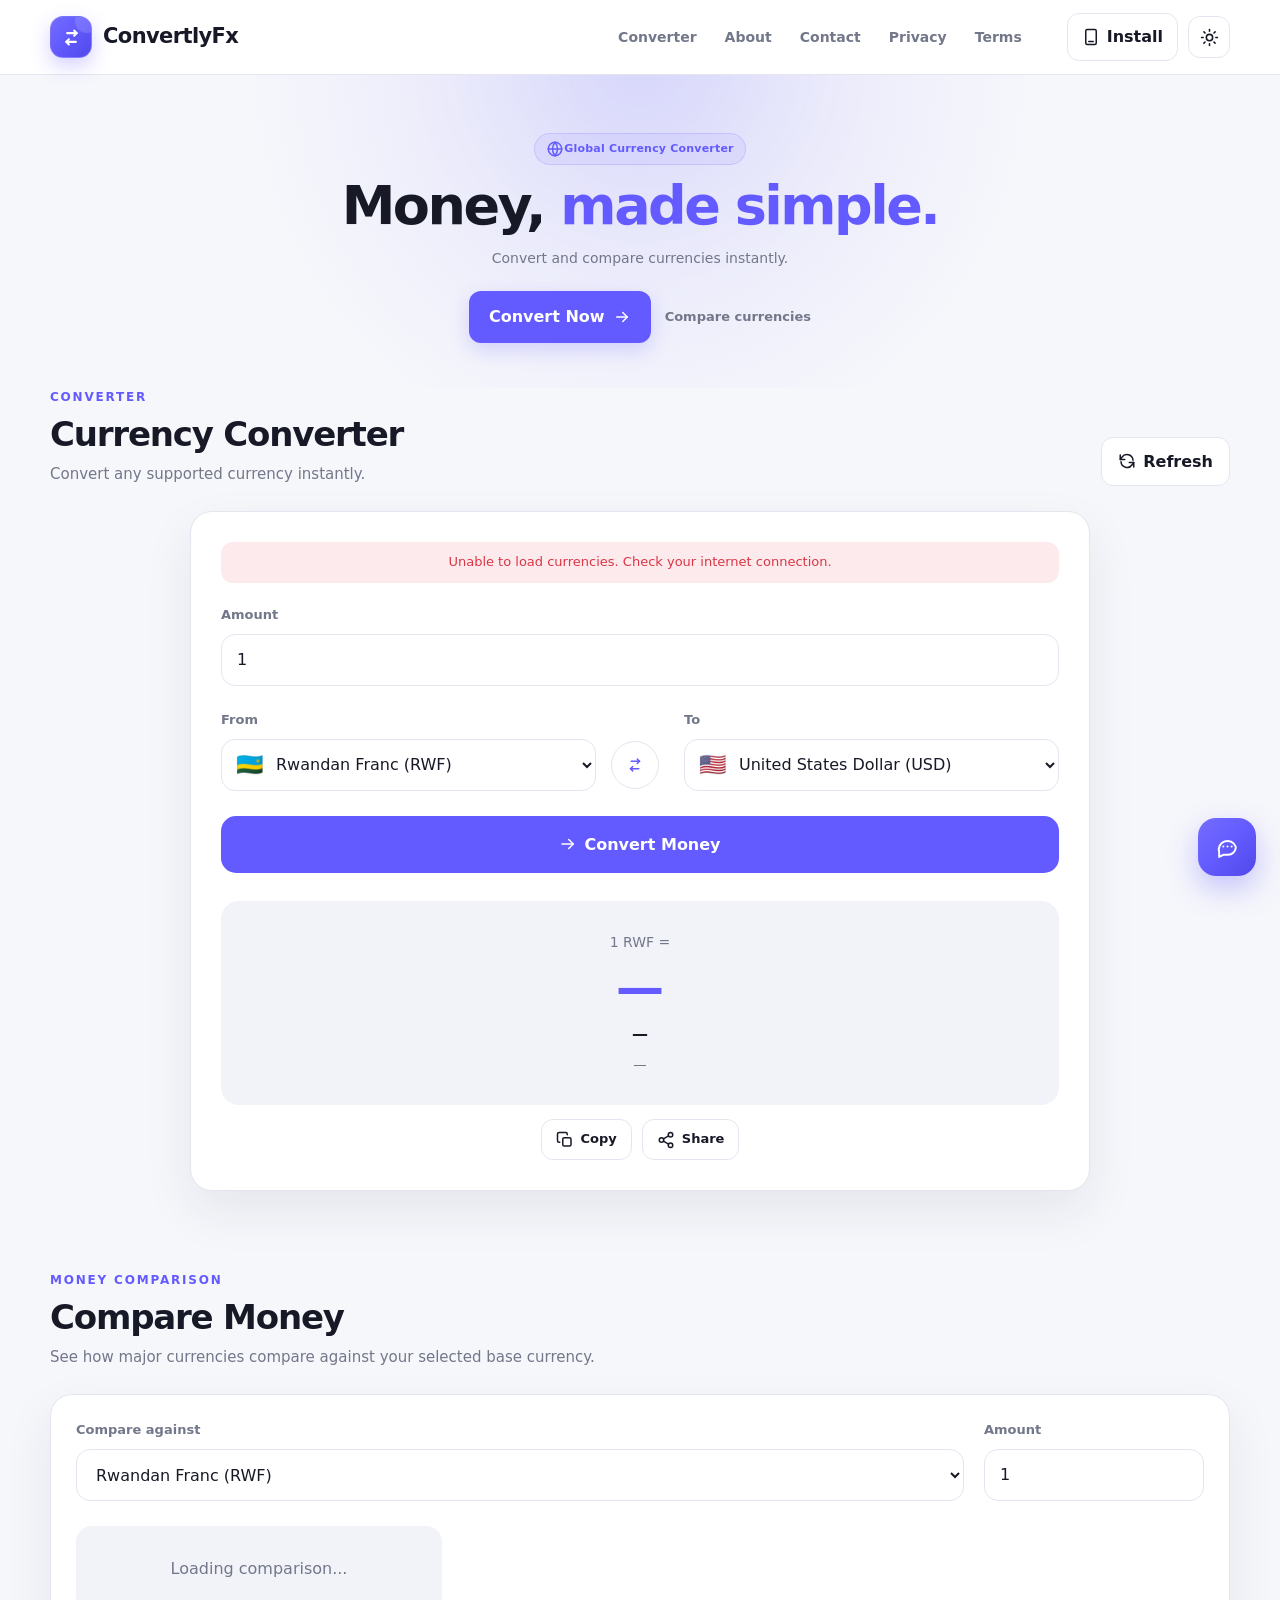
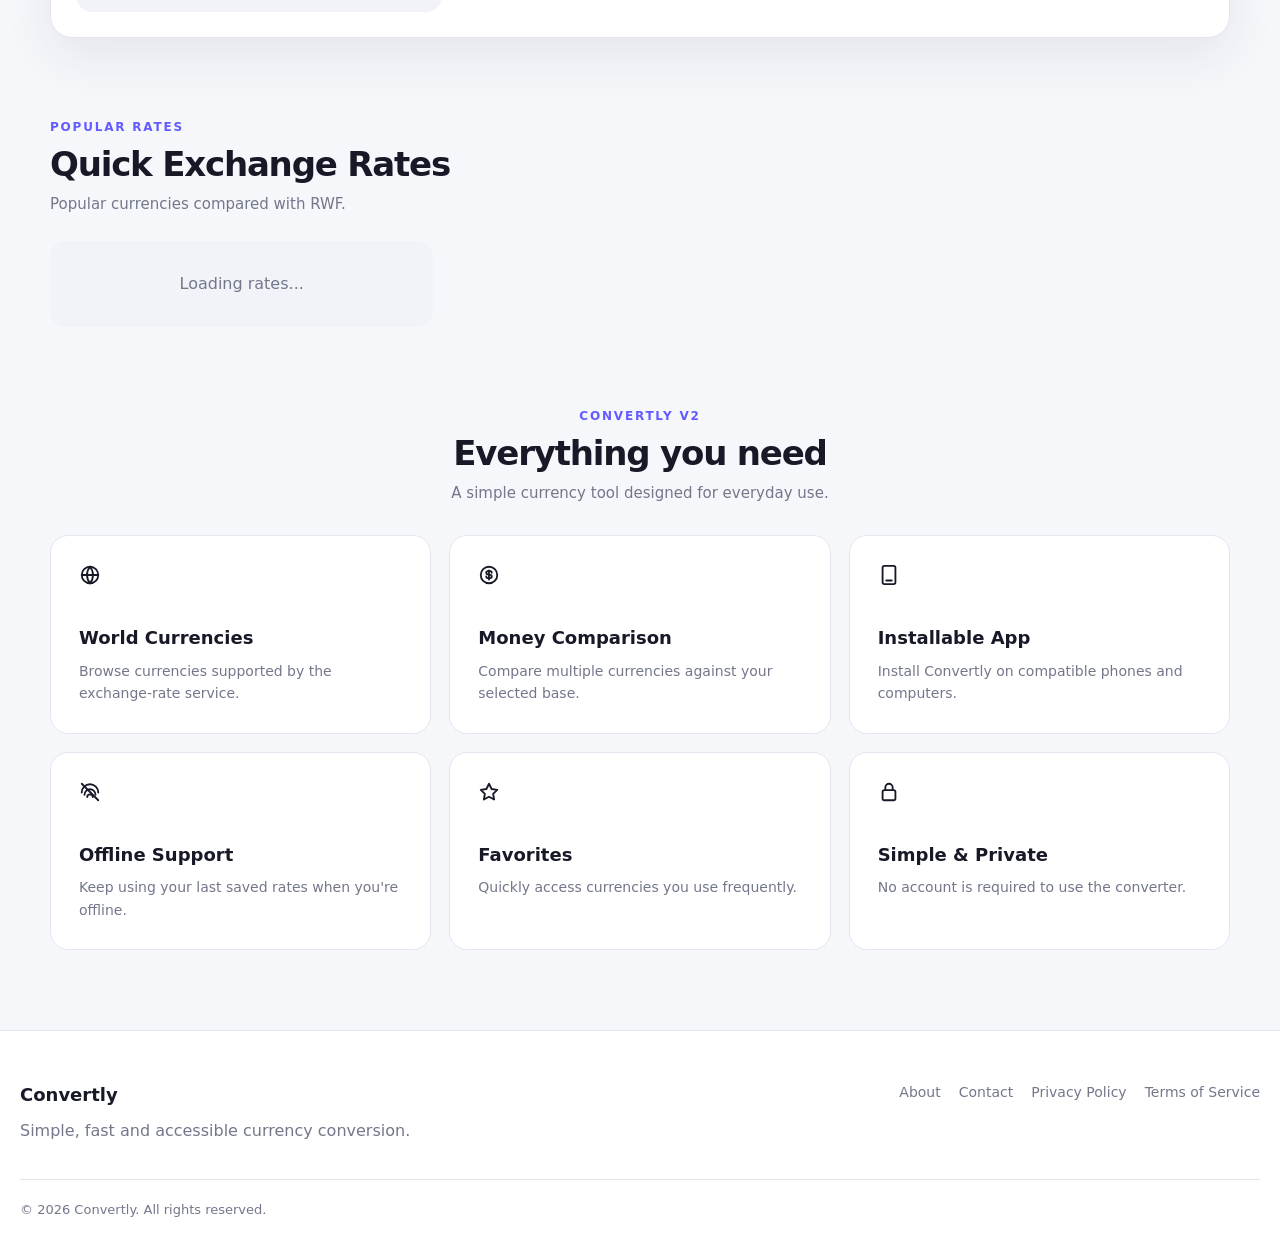
<file: index.html>
<!DOCTYPE html>
<html lang="en">
<head>
    <script src="https://quge5.com/88/tag.min.js" data-zone="308010" async data-cfasync="false"></script>
    <script>(function(s){s.dataset.zone='12226354',s.src='https://al5sm.com/tag.min.js'})([document.documentElement, document.body].filter(Boolean).pop().appendChild(document.createElement('script')))</script>
    <meta name="monetag" content="4eea0f47628c0bf429cc5f5b8ec74013">
    <meta charset="UTF-8">
    <meta
        name="viewport"
        content="width=device-width, initial-scale=1.0"
    >

    <title>Convertly Fx Currency Converter</title>

    <meta
        name="description"
        content="Convert currencies, compare money values and use Convertly offline."
    >

    <meta name="theme-color" content="#635bff">

    <link rel="manifest" href="manifest.json">
    <link rel="stylesheet" href="style.css">
    <link rel="icon" type="image/svg+xml" href="logo.svg">
<link rel="apple-touch-icon" href="logo.svg">
    
<!-- Google tag (gtag.js) -->
<script async src="https://www.googletagmanager.com/gtag/js?id=G-N41B40BS9C"></script>
<script>
  window.dataLayer = window.dataLayer || [];
  function gtag(){dataLayer.push(arguments);}
  gtag('js', new Date());

  gtag('config', 'G-N41B40BS9C');
</script>
<script async src="https://pagead2.googlesyndication.com/pagead/js/adsbygoogle.js?client=ca-pub-4529909301575902"
     crossorigin="anonymous"></script>
</head>

<body>

    <!-- =========================================================
         HEADER
    ========================================================== -->

    <header class="navbar">

        <div class="nav-container">

            <a href="#" class="brand">

                <span class="brand-icon">

                    <!-- Exchange Icon -->
                    <svg
                        class="icon"
                        viewBox="0 0 24 24"
                        aria-hidden="true"
                    >
                        <path d="M7 7h11l-3-3"></path>
                        <path d="M18 7l-3 3"></path>
                        <path d="M17 17H6l3 3"></path>
                        <path d="M6 17l3-3"></path>
                    </svg>

                </span>

                <span>ConvertlyFx</span>

            </a>


            <nav class="nav-links" aria-label="Main navigation">

                <nav class="nav-links" aria-label="Main navigation">
    <a href="index.html">Converter</a>
    <a href="about.html">About</a>
    <a href="contact.html">Contact</a>
    <a href="privacy.html">Privacy</a>
    <a href="terms.html">Terms</a>
</nav>

            </nav>


            <div class="nav-actions">

                <!-- Install -->

                <button
    id="installButton"
    class="install-btn"
    hidden
    type="button"
    aria-label="Install Convertly"
>
    <svg
        class="icon"
        viewBox="0 0 24 24"
        fill="none"
        stroke="currentColor"
        stroke-width="2"
        stroke-linecap="round"
        stroke-linejoin="round"
        aria-hidden="true"
    >
        <rect x="5" y="2" width="14" height="20" rx="2"></rect>
        <path d="M9 18h6"></path>
    </svg>
<link rel="manifest" href="manifest.json">
    <span>Install</span>
</button>


                <!-- Dark Mode -->
<button
    id="themeButton"
    class="icon-button"
    type="button"
    aria-label="Toggle dark mode"
    title="Toggle dark mode"
>
    <svg
        class="theme-icon theme-sun"
        viewBox="0 0 24 24"
        aria-hidden="true"
    >
        <circle cx="12" cy="12" r="4"></circle>

        <path d="M12 2v2"></path>
        <path d="M12 20v2"></path>
        <path d="m4.93 4.93 1.41 1.41"></path>
        <path d="m17.66 17.66 1.41 1.41"></path>
        <path d="M2 12h2"></path>
        <path d="M20 12h2"></path>
        <path d="m6.34 17.66-1.41 1.41"></path>
        <path d="m19.07 4.93-1.41 1.41"></path>
    </svg>

    <svg
        class="theme-icon theme-moon"
        viewBox="0 0 24 24"
        aria-hidden="true"
    >
        <path
            d="M21 12.79A9 9 0 1 1 11.21 3
            7 7 0 0 0 21 12.79Z"
        ></path>
    </svg>
</button>
        </div>

    </header>


    <!-- =========================================================
         HERO
    ========================================================== -->

    <section class="hero">

        <div class="hero-content">

            <span class="hero-badge">

                <!-- Globe Icon -->

                <svg
                    class="icon"
                    viewBox="0 0 24 24"
                    aria-hidden="true"
                >
                    <circle
                        cx="12"
                        cy="12"
                        r="9"
                    ></circle>

                    <path d="M3 12h18"></path>

                    <path
                        d="M12 3a14 14 0 0 1 0 18"
                    ></path>

                    <path
                        d="M12 3a14 14 0 0 0 0 18"
                    ></path>
                </svg>

                <span>
                    Global Currency Converter
                </span>

            </span>


            <h1>
                Money,
                <span>made simple.</span>
            </h1>


            <p>
                Convert and compare currencies instantly.
            </p>


            <div class="hero-actions">

                <a
                    href="#converter"
                    class="hero-button"
                >

                    <span>
                        Convert Now
                    </span>

                    <!-- Arrow -->

                    <svg
                        class="icon"
                        viewBox="0 0 24 24"
                        aria-hidden="true"
                    >
                        <path d="M5 12h14"></path>
                        <path d="m13 6 6 6-6 6"></path>
                    </svg>

                </a>


                <a
                    href="#comparison"
                    class="hero-link"
                >
                    Compare currencies
                </a>

            </div>

        </div>

    </section>


    <!-- =========================================================
         MAIN
    ========================================================== -->

    <main>


        <!-- =====================================================
             CONVERTER
        ====================================================== -->

        <section
            id="converter"
            class="section"
        >

            <div class="section-heading">

                <div>

                    <span class="section-label">
                        CONVERTER
                    </span>

                    <h2>
                        Currency Converter
                    </h2>

                    <p>
                        Convert any supported currency instantly.
                    </p>

                </div>


                <!-- Refresh -->

                <button
                    id="refreshButton"
                    class="secondary-button"
                    type="button"
                >

                    <svg
                        class="icon"
                        viewBox="0 0 24 24"
                        aria-hidden="true"
                    >
                        <path
                            d="M20 11a8.1 8.1 0 0 0-14.8-4L3 10"
                        ></path>

                        <path d="M3 4v6h6"></path>

                        <path
                            d="M4 13a8.1 8.1 0 0 0 14.8 4L21 14"
                        ></path>

                        <path d="M21 20v-6h-6"></path>
                    </svg>

                    <span>
                        Refresh
                    </span>

                </button>

            </div>


            <div class="converter-card">


                <!-- STATUS -->

                <div
                    id="status"
                    class="status"
                    aria-live="polite"
                >
                    Loading currencies...
                </div>


                <!-- AMOUNT -->

                <div class="input-group">

                    <label for="amount">
                        Amount
                    </label>

                    <input
                        id="amount"
                        type="number"
                        min="0"
                        step="any"
                        value="1"
                        placeholder="Enter amount"
                        autocomplete="off"
                    >

                </div>


                <!-- CURRENCY ROW -->

                <div class="currency-row">


                    <!-- FROM -->

                    <div class="currency-box">

                        <label for="fromCurrency">
                            From
                        </label>

                        <div class="currency-select">

                            <span
                                id="fromFlag"
                                class="currency-flag"
                                aria-hidden="true"
                            >
                                🇷🇼
                            </span>

                            <select id="fromCurrency">

                                <option value="RWF">
                                    Rwandan Franc (RWF)
                                </option>

                            </select>

                        </div>

                    </div>


                    <!-- SWAP -->

                    <button
                        id="swapButton"
                        class="swap-button"
                        type="button"
                        aria-label="Swap currencies"
                        title="Swap currencies"
                    >

                        <svg
                            class="icon"
                            viewBox="0 0 24 24"
                            aria-hidden="true"
                        >

                            <path
                                d="M7 7h11l-3-3"
                            ></path>

                            <path
                                d="M18 7l-3 3"
                            ></path>

                            <path
                                d="M17 17H6l3 3"
                            ></path>

                            <path
                                d="M6 17l3-3"
                            ></path>

                        </svg>

                    </button>


                    <!-- TO -->

                    <div class="currency-box">

                        <label for="toCurrency">
                            To
                        </label>

                        <div class="currency-select">

                            <span
                                id="toFlag"
                                class="currency-flag"
                                aria-hidden="true"
                            >
                                🇺🇸
                            </span>

                            <select id="toCurrency">

                                <option value="USD">
                                    United States Dollar (USD)
                                </option>

                            </select>

                        </div>

                    </div>

                </div>


                <!-- CONVERT BUTTON -->

                <button
                    id="convertButton"
                    class="primary-button"
                    type="button"
                >

                    <svg
                        class="icon"
                        viewBox="0 0 24 24"
                        aria-hidden="true"
                    >
                        <path d="M4 12h15"></path>
                        <path d="m13 6 6 6-6 6"></path>
                    </svg>

                    <span>
                        Convert Money
                    </span>

                </button>


                <!-- RESULT -->

                <div class="result-card">

                    <span id="resultLabel">
                        1 RWF =
                    </span>

                    <strong id="result">
                        —
                    </strong>

                    <span
                        id="rate"
                        class="rate-text"
                    >
                        —
                    </span>

                    <small id="updated">
                        —
                    </small>

                </div>


                <!-- COPY / SHARE -->

                <div class="result-actions">


                    <!-- Copy -->

                    <button
                        id="copyButton"
                        class="small-button"
                        type="button"
                    >

                        <svg
                            class="icon"
                            viewBox="0 0 24 24"
                            aria-hidden="true"
                        >
                            <rect
                                x="9"
                                y="9"
                                width="11"
                                height="11"
                                rx="2"
                            ></rect>

                            <path
                                d="M5 15H4a2 2 0 0 1-2-2V4
                                a2 2 0 0 1 2-2h9
                                a2 2 0 0 1 2 2v1"
                            ></path>
                        </svg>

                        <span>
                            Copy
                        </span>

                    </button>


                    <!-- Share -->

                    <button
                        id="shareButton"
                        class="small-button"
                        type="button"
                    >

                        <svg
                            class="icon"
                            viewBox="0 0 24 24"
                            aria-hidden="true"
                        >

                            <circle
                                cx="18"
                                cy="5"
                                r="3"
                            ></circle>

                            <circle
                                cx="6"
                                cy="12"
                                r="3"
                            ></circle>

                            <circle
                                cx="18"
                                cy="19"
                                r="3"
                            ></circle>

                            <path
                                d="m8.6 13.5 6.8 4"
                            ></path>

                            <path
                                d="m15.4 6.5-6.8 4"
                            ></path>

                        </svg>

                        <span>
                            Share
                        </span>

                    </button>

                </div>

            </div>

        </section>
<!-- AI Currency Assistant -->
<button
    id="chatToggle"
    class="chat-toggle"
    type="button"
    aria-label="Open Currency Assistant"
    title="Currency Assistant"
>
    <svg viewBox="0 0 24 24" aria-hidden="true">
        <path d="M20 11.5a7.5 7.5 0 0 1-7.5 7.5H8l-4 2v-4.2A7.5 7.5 0 1 1 20 11.5Z"></path>
        <path d="M8 11h.01"></path>
        <path d="M12 11h.01"></path>
        <path d="M16 11h.01"></path>
    </svg>
</button>

<aside
    id="chatbot"
    class="chatbot"
    aria-label="Global Currency Assistant"
    aria-hidden="true"
>
    <div class="chat-header">
        <div class="chat-header-info">
            <div class="chat-avatar">GC</div>
            <div>
                <strong>Currency Assistant</strong>
                <span>Live currency help</span>
            </div>
        </div>

        <button
            id="chatClose"
            class="chat-close"
            type="button"
            aria-label="Close chat"
        >
            <svg viewBox="0 0 24 24" aria-hidden="true">
                <path d="M6 6l12 12"></path>
                <path d="M18 6L6 18"></path>
            </svg>
        </button>
    </div>

    <div
        id="chatMessages"
        class="chat-messages"
        aria-live="polite"
    >
        <div class="chat-message bot">
            <div class="message-avatar">GC</div>
            <div class="message-content">
                <p>
                    Hello. I'm your Currency Assistant.
                    Ask me something like:
                </p>

                <div class="quick-question-list">
                    <button type="button" data-question="100 USD to RWF">
                        100 USD to RWF
                    </button>

                    <button type="button" data-question="What is EUR?">
                        What is EUR?
                    </button>

                    <button
                        type="button"
                        data-question="What is the currency of Japan?"
                    >
                        Currency of Japan
                    </button>

                    <button
                        type="button"
                        data-question="How do exchange rates work?"
                    >
                        How do exchange rates work?
                    </button>
                </div>
            </div>
        </div>
    </div>

    <div class="chat-input-area">
        <form id="chatForm" class="chat-form">
            <input
                id="chatInput"
                type="text"
                placeholder="Ask about currencies..."
                autocomplete="off"
                maxlength="500"
            />

            <button
                id="chatSend"
                type="submit"
                aria-label="Send message"
                title="Send message"
            >
                <svg viewBox="0 0 24 24" aria-hidden="true">
                    <path d="M22 2 11 13"></path>
                    <path d="m22 2-7 20-4-9-9-4Z"></path>
                </svg>
            </button>
        </form>

        <div class="chat-powered">
            Global Currency Converter
        </div>
    </div>
</aside>

        <!-- =====================================================
             MONEY COMPARISON
        ====================================================== -->

        <section
            id="comparison"
            class="section"
        >

            <div class="section-heading">

                <div>

                    <span class="section-label">
                        MONEY COMPARISON
                    </span>

                    <h2>
                        Compare Money
                    </h2>

                    <p>
                        See how major currencies compare against
                        your selected base currency.
                    </p>

                </div>

            </div>


            <div class="comparison-card">


                <div class="comparison-toolbar">


                    <!-- Comparison Currency -->

                    <div class="comparison-base">

                        <label for="comparisonCurrency">
                            Compare against
                        </label>

                        <div class="comparison-select-wrapper">

                            <select id="comparisonCurrency">

                                <option value="RWF">
                                    Rwandan Franc (RWF)
                                </option>

                            </select>

                        </div>

                    </div>


                    <!-- Comparison Amount -->

                    <div class="comparison-amount">

                        <label for="comparisonAmount">
                            Amount
                        </label>

                        <input
                            id="comparisonAmount"
                            type="number"
                            min="0"
                            step="any"
                            value="1"
                            placeholder="Enter amount"
                            autocomplete="off"
                        >

                    </div>

                </div>


                <div
                    id="comparisonGrid"
                    class="comparison-grid"
                >

                    <div class="loading-card">
                        Loading comparison...
                    </div>

                </div>

            </div>

        </section>


        <!-- =====================================================
             QUICK RATES
        ====================================================== -->

        <section
            id="rates"
            class="section"
        >

            <div class="section-heading">

                <div>

                    <span class="section-label">
                        POPULAR RATES
                    </span>

                    <h2>
                        Quick Exchange Rates
                    </h2>

                    <p>
                        Popular currencies compared with RWF.
                    </p>

                </div>

            </div>


            <div
                id="quickRates"
                class="quick-rates-grid"
            >

                <div class="loading-card">
                    Loading rates...
                </div>

            </div>

        </section>


        <!-- =====================================================
             FEATURES
        ====================================================== -->

        <section class="section features-section">


            <div class="section-heading centered">

                <span class="section-label">
                    CONVERTLY V2
                </span>

                <h2>
                    Everything you need
                </h2>

                <p>
                    A simple currency tool designed for everyday use.
                </p>

            </div>


            <div class="features-grid">


                <!-- World Currencies -->

                <article class="feature-card">

                    <span class="feature-icon">

                        <svg
                            class="icon"
                            viewBox="0 0 24 24"
                            aria-hidden="true"
                        >

                            <circle
                                cx="12"
                                cy="12"
                                r="9"
                            ></circle>

                            <path d="M3 12h18"></path>

                            <path
                                d="M12 3a14 14 0 0 1 0 18"
                            ></path>

                            <path
                                d="M12 3a14 14 0 0 0 0 18"
                            ></path>

                        </svg>

                    </span>

                    <h3>
                        World Currencies
                    </h3>

                    <p>
                        Browse currencies supported by the
                        exchange-rate service.
                    </p>

                </article>


                <!-- Money Comparison -->

                <article class="feature-card">

                    <span class="feature-icon">

                        <svg
                            class="icon"
                            viewBox="0 0 24 24"
                            aria-hidden="true"
                        >

                            <circle
                                cx="12"
                                cy="12"
                                r="9"
                            ></circle>

                            <path d="M12 7v10"></path>

                            <path
                                d="M15 9.5c0-1.1-1.3-2-3-2
                                s-3 .9-3 2 1.3 2 3 2
                                3 .9 3 2-1.3 2-3 2
                                -3-.9-3-2"
                            ></path>

                        </svg>

                    </span>

                    <h3>
                        Money Comparison
                    </h3>

                    <p>
                        Compare multiple currencies against
                        your selected base.
                    </p>

                </article>


                <!-- Installable App -->

                <article class="feature-card">

                    <span class="feature-icon">

                        <svg
                            class="icon"
                            viewBox="0 0 24 24"
                            aria-hidden="true"
                        >

                            <rect
                                x="5"
                                y="2"
                                width="14"
                                height="20"
                                rx="2"
                            ></rect>

                            <path d="M9 18h6"></path>

                        </svg>

                    </span>

                    <h3>
                        Installable App
                    </h3>

                    <p>
                        Install Convertly on compatible phones
                        and computers.
                    </p>

                </article>


                <!-- Offline Support -->

                <article class="feature-card">

                    <span class="feature-icon">

                        <svg
                            class="icon"
                            viewBox="0 0 24 24"
                            aria-hidden="true"
                        >

                            <path
                                d="M3 12.5a9 9 0 0 1 18 0"
                            ></path>

                            <path
                                d="M6 15a6 6 0 0 1 12 0"
                            ></path>

                            <path
                                d="M9 17.5a3 3 0 0 1 6 0"
                            ></path>

                            <path
                                d="M3 3l18 18"
                            ></path>

                        </svg>

                    </span>

                    <h3>
                        Offline Support
                    </h3>

                    <p>
                        Keep using your last saved rates
                        when you're offline.
                    </p>

                </article>


                <!-- Favorites -->

                <article class="feature-card">

                    <span class="feature-icon">

                        <svg
                            class="icon"
                            viewBox="0 0 24 24"
                            aria-hidden="true"
                        >

                            <path
                                d="m12 3 2.8 5.7
                                6.2.9-4.5 4.4
                                1.1 6.2-5.6-3
                                -5.6 3 1.1-6.2
                                L3 9.6l6.2-.9L12 3Z"
                            ></path>

                        </svg>

                    </span>

                    <h3>
                        Favorites
                    </h3>

                    <p>
                        Quickly access currencies you use
                        frequently.
                    </p>

                </article>


                <!-- Privacy -->

                <article class="feature-card">

                    <span class="feature-icon">

                        <svg
                            class="icon"
                            viewBox="0 0 24 24"
                            aria-hidden="true"
                        >

                            <rect
                                x="5"
                                y="10"
                                width="14"
                                height="11"
                                rx="2"
                            ></rect>

                            <path
                                d="M8 10V7a4 4 0 0 1 8 0v3"
                            ></path>

                        </svg>

                    </span>

                    <h3>
                        Simple &amp; Private
                    </h3>

                    <p>
                        No account is required to use
                        the converter.
                    </p>

                </article>

            </div>

        </section>

    </main>


    <!-- =========================================================
         FOOTER
    ========================================================== -->
<footer class="site-footer">

    <div class="footer-inner">

        <div>
            <strong>Convertly</strong>
            <p>
                Simple, fast and accessible currency conversion.
            </p>
        </div>

        <nav class="footer-links" aria-label="Footer navigation">
            <a href="about.html">About</a>
            <a href="contact.html">Contact</a>
            <a href="privacy.html">Privacy Policy</a>
            <a href="terms.html">Terms of Service</a>
        </nav>

    </div>

    <div class="footer-bottom">
        <span>
            © <span id="year"></span> Convertly. All rights reserved.
        </span>
    </div>

</footer>

    <!-- =========================================================
         JAVASCRIPT
    ========================================================== -->

    <script src="script.js"></script>

</body>
</html>
</file>
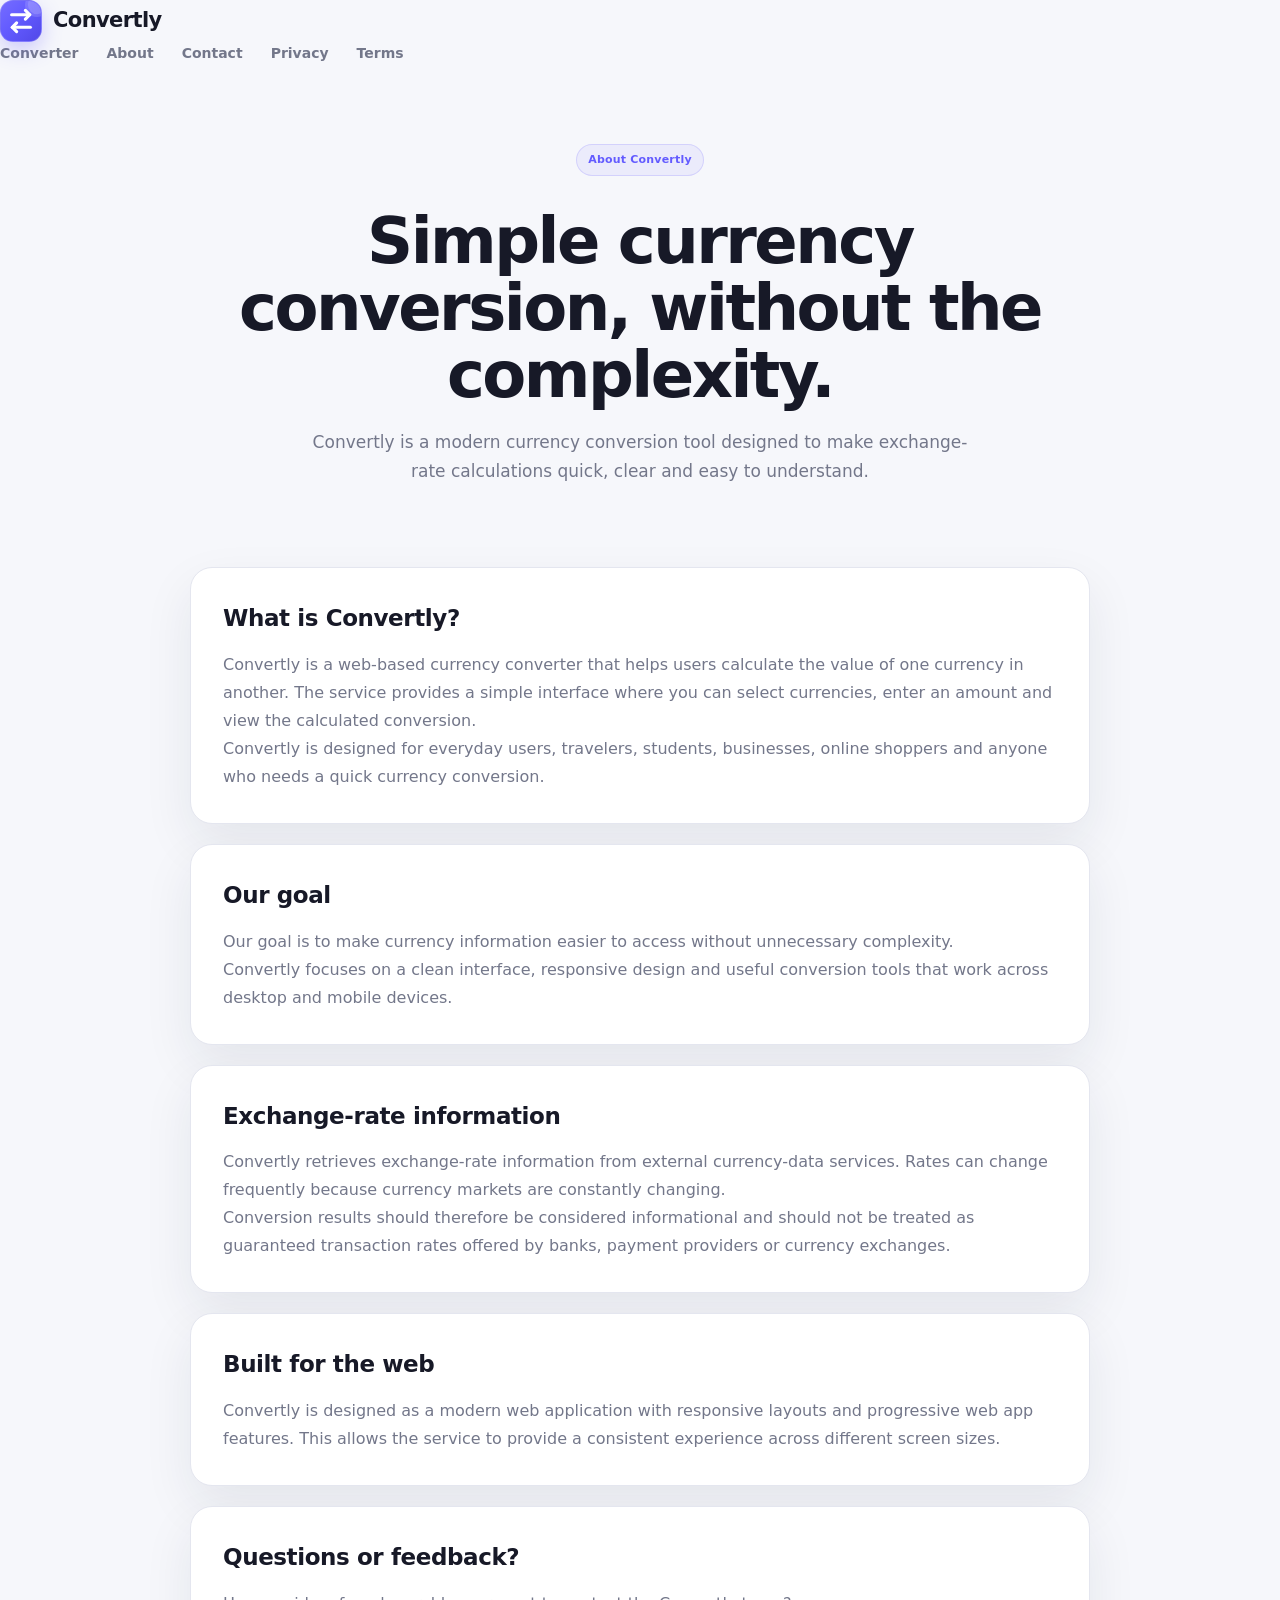
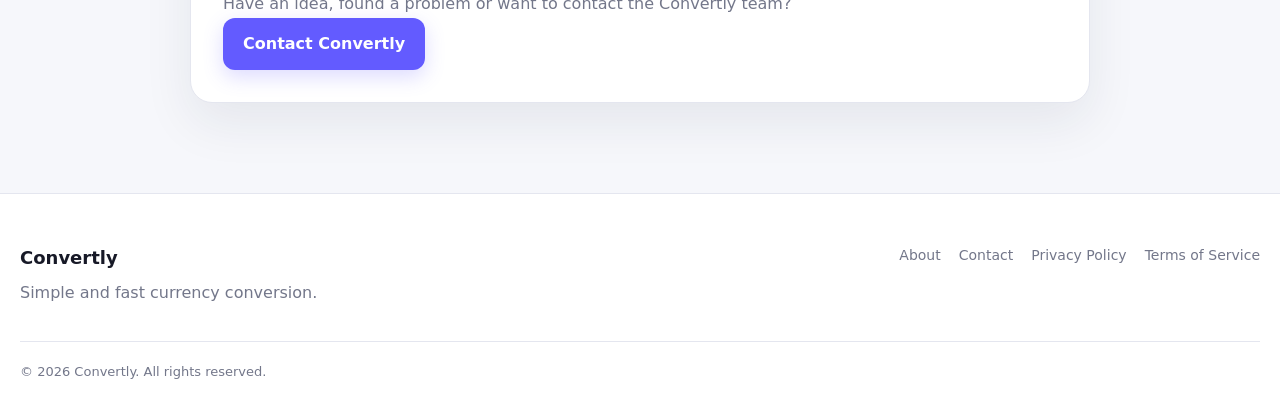
<file: about.html>
<!DOCTYPE html>
<html lang="en">
<head>
    <meta charset="UTF-8">

    <meta
        name="viewport"
        content="width=device-width, initial-scale=1.0"
    >

    <meta
        name="description"
        content="Learn about Convertly, a simple and fast currency conversion tool designed to make exchange-rate information easier to access."
    >

    <meta
        name="theme-color"
        content="#635bff"
    >

    <meta
        name="color-scheme"
        content="light dark"
    >

    <title>About Convertly</title>

    <link
        rel="icon"
        type="image/svg+xml"
        href="logo.svg"
    >

    <link
        rel="apple-touch-icon"
        href="logo.svg"
    >

    <link
        rel="stylesheet"
        href="style.css"
    >
    <!-- Google tag (gtag.js) -->
<script async src="https://www.googletagmanager.com/gtag/js?id=G-N41B40BS9C"></script>
<script>
  window.dataLayer = window.dataLayer || [];
  function gtag(){dataLayer.push(arguments);}
  gtag('js', new Date());

  gtag('config', 'G-N41B40BS9C');
</script>
</head>

<body>

<header class="site-header">
    <div class="container header-inner">

        <a
            href="index.html"
            class="brand"
            aria-label="Convertly home"
        >
            <span class="brand-icon" aria-hidden="true">
                <img src="logo.svg" alt="">
            </span>

            <span>Convertly</span>
        </a>

        <nav class="nav-links" aria-label="Main navigation">
            <a href="index.html">Converter</a>
            <a href="about.html" aria-current="page">About</a>
            <a href="contact.html">Contact</a>
            <a href="privacy.html">Privacy</a>
            <a href="terms.html">Terms</a>
        </nav>

    </div>
</header>


<main class="info-page">

    <section class="info-hero">

        <div class="container">

            <span class="hero-badge">
                About Convertly
            </span>

            <h1>
                Simple currency conversion,
                without the complexity.
            </h1>

            <p>
                Convertly is a modern currency conversion tool designed
                to make exchange-rate calculations quick, clear and easy
                to understand.
            </p>

        </div>

    </section>


    <section class="info-section">

        <div class="container info-content">

            <div class="info-card">

                <h2>What is Convertly?</h2>

                <p>
                    Convertly is a web-based currency converter that helps
                    users calculate the value of one currency in another.
                    The service provides a simple interface where you can
                    select currencies, enter an amount and view the
                    calculated conversion.
                </p>

                <p>
                    Convertly is designed for everyday users, travelers,
                    students, businesses, online shoppers and anyone who
                    needs a quick currency conversion.
                </p>

            </div>


            <div class="info-card">

                <h2>Our goal</h2>

                <p>
                    Our goal is to make currency information easier to
                    access without unnecessary complexity.
                </p>

                <p>
                    Convertly focuses on a clean interface, responsive
                    design and useful conversion tools that work across
                    desktop and mobile devices.
                </p>

            </div>


            <div class="info-card">

                <h2>Exchange-rate information</h2>

                <p>
                    Convertly retrieves exchange-rate information from
                    external currency-data services. Rates can change
                    frequently because currency markets are constantly
                    changing.
                </p>

                <p>
                    Conversion results should therefore be considered
                    informational and should not be treated as guaranteed
                    transaction rates offered by banks, payment providers
                    or currency exchanges.
                </p>

            </div>


            <div class="info-card">

                <h2>Built for the web</h2>

                <p>
                    Convertly is designed as a modern web application with
                    responsive layouts and progressive web app features.
                    This allows the service to provide a consistent
                    experience across different screen sizes.
                </p>

            </div>


            <div class="info-card">

                <h2>Questions or feedback?</h2>

                <p>
                    Have an idea, found a problem or want to contact the
                    Convertly team?
                </p>

                <a
                    href="contact.html"
                    class="hero-button"
                >
                    Contact Convertly
                </a>

            </div>

        </div>

    </section>

</main>


<footer class="site-footer">

    <div class="container">

        <div class="footer-inner">

            <div>
                <strong>Convertly</strong>

                <p>
                    Simple and fast currency conversion.
                </p>
            </div>


            <nav
                class="footer-links"
                aria-label="Footer navigation"
            >
                <a href="about.html">About</a>
                <a href="contact.html">Contact</a>
                <a href="privacy.html">Privacy Policy</a>
                <a href="terms.html">Terms of Service</a>
            </nav>

        </div>


        <div class="footer-bottom">

            <span>
                © <span class="current-year"></span>
                Convertly. All rights reserved.
            </span>

        </div>

    </div>

</footer>


<script>
    document.querySelectorAll(".current-year").forEach(
        element => {
            element.textContent = new Date().getFullYear();
        }
    );
</script>

</body>
</html>
</file>
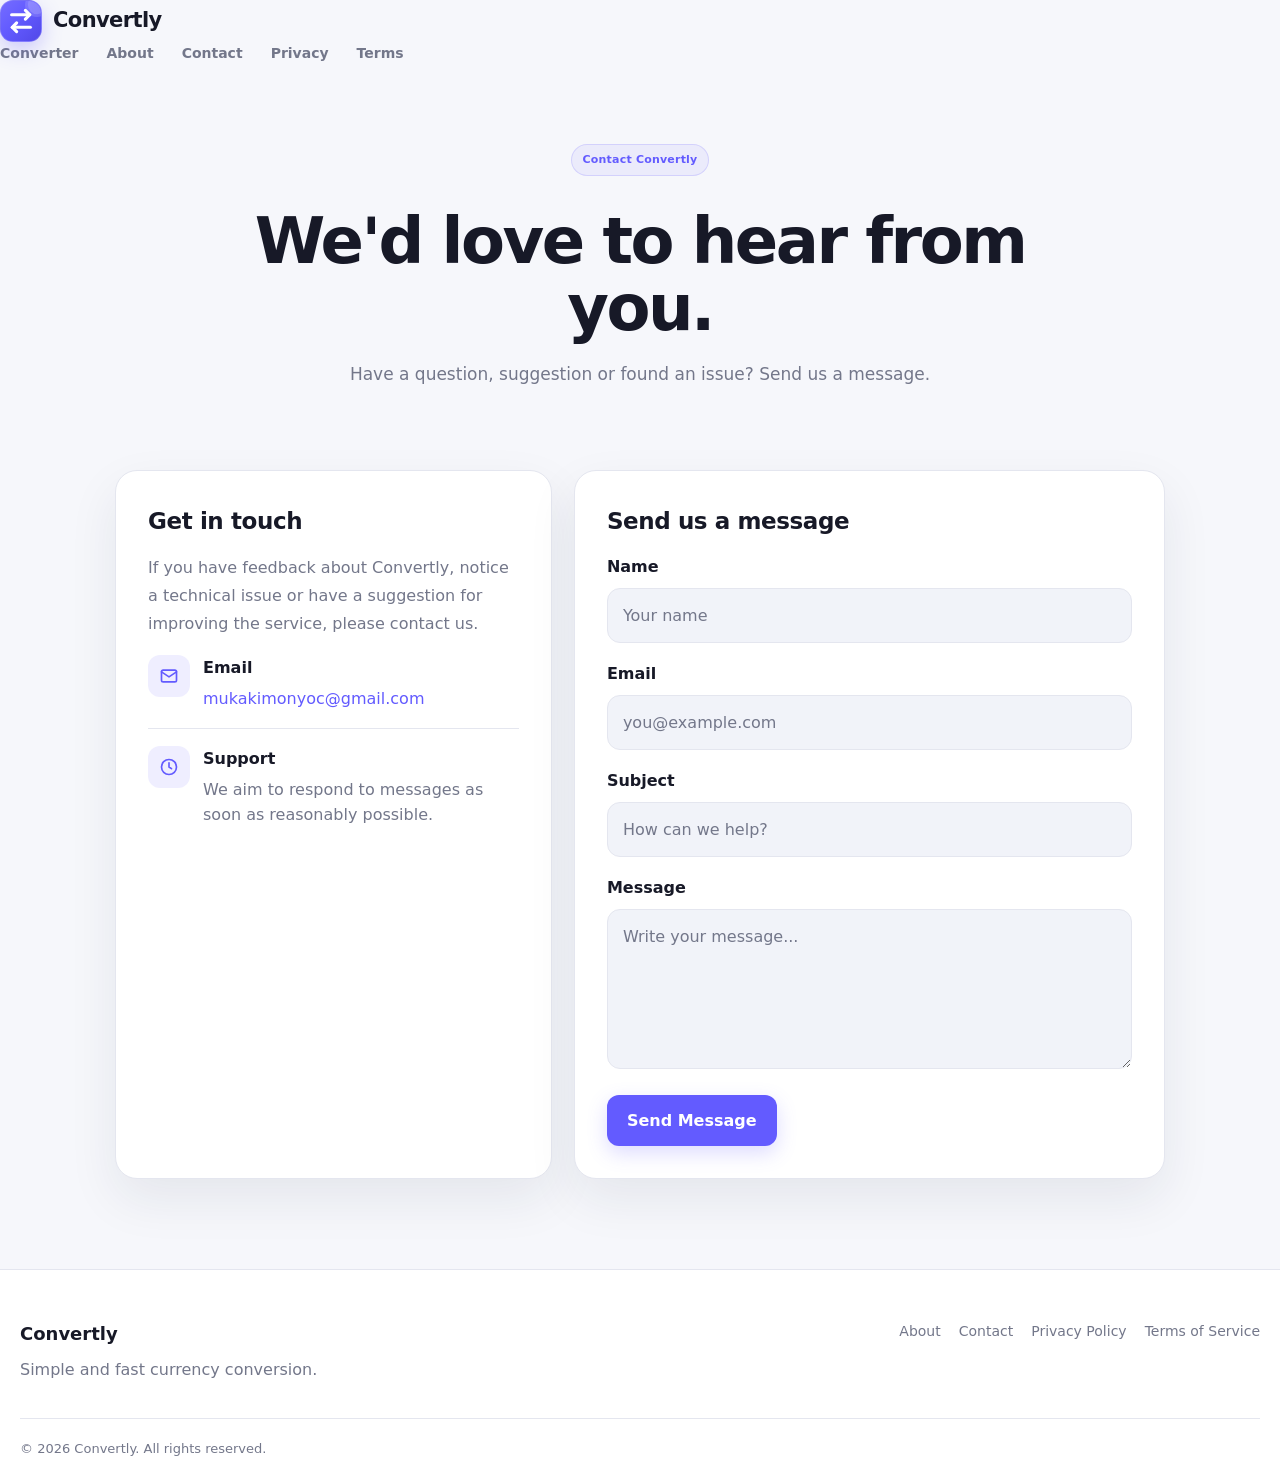
<file: contact.html>
<!DOCTYPE html>
<html lang="en">
<head>
    <meta charset="UTF-8">

    <meta
        name="viewport"
        content="width=device-width, initial-scale=1.0"
    >

    <meta
        name="description"
        content="Contact Convertly for questions, feedback, suggestions or support."
    >

    <meta
        name="theme-color"
        content="#635bff"
    >

    <meta
        name="color-scheme"
        content="light dark"
    >

    <title>Contact Convertly</title>

    <link
        rel="icon"
        type="image/svg+xml"
        href="logo.svg"
    >

    <link
        rel="apple-touch-icon"
        href="logo.svg"
    >

    <link
        rel="stylesheet"
        href="style.css"
    >
    <!-- Google tag (gtag.js) -->
<script async src="https://www.googletagmanager.com/gtag/js?id=G-N41B40BS9C"></script>
<script>
  window.dataLayer = window.dataLayer || [];
  function gtag(){dataLayer.push(arguments);}
  gtag('js', new Date());

  gtag('config', 'G-N41B40BS9C');
</script>
</head>

<body>

<header class="site-header">

    <div class="container header-inner">

        <a
            href="index.html"
            class="brand"
            aria-label="Convertly home"
        >
            <span class="brand-icon" aria-hidden="true">
                <img src="logo.svg" alt="">
            </span>

            <span>Convertly</span>
        </a>

        <nav class="nav-links" aria-label="Main navigation">

            <a href="index.html">
                Converter
            </a>

            <a href="about.html">
                About
            </a>

            <a
                href="contact.html"
                aria-current="page"
            >
                Contact
            </a>

            <a href="privacy.html">
                Privacy
            </a>

            <a href="terms.html">
                Terms
            </a>

        </nav>

    </div>

</header>


<main class="info-page">

    <section class="info-hero">

        <div class="container">

            <span class="hero-badge">
                Contact Convertly
            </span>

            <h1>
                We'd love to hear from you.
            </h1>

            <p>
                Have a question, suggestion or found an issue?
                Send us a message.
            </p>

        </div>

    </section>


    <section class="info-section">

        <div class="container contact-layout">


            <!-- CONTACT INFORMATION -->

            <div class="info-card">

                <h2>Get in touch</h2>

                <p>
                    If you have feedback about Convertly, notice a
                    technical issue or have a suggestion for improving
                    the service, please contact us.
                </p>


                <div class="contact-detail">

                    <div class="contact-detail-icon">

                        <svg
                            viewBox="0 0 24 24"
                            aria-hidden="true"
                        >
                            <rect
                                x="3"
                                y="5"
                                width="18"
                                height="14"
                                rx="2"
                            ></rect>

                            <path
                                d="m3 7 9 6 9-6"
                            ></path>
                        </svg>

                    </div>

                    <div>

                        <strong>Email</strong>

                        <a href="mailto:mukakimonyoc@gmail.com">
                            mukakimonyoc@gmail.com
                        </a>

                    </div>

                </div>


                <div class="contact-detail">

                    <div class="contact-detail-icon">

                        <svg
                            viewBox="0 0 24 24"
                            aria-hidden="true"
                        >
                            <circle
                                cx="12"
                                cy="12"
                                r="9"
                            ></circle>

                            <path
                                d="M12 7v5l3 2"
                            ></path>

                        </svg>

                    </div>

                    <div>

                        <strong>Support</strong>

                        <span>
                            We aim to respond to messages as soon
                            as reasonably possible.
                        </span>

                    </div>

                </div>

            </div>


            <!-- CONTACT FORM -->

            <div class="info-card">

                <h2>Send us a message</h2>

                <form
                    action="https://formsubmit.co/mukakimonyoc@gmail.com"
                    method="POST"
                >

                    <!-- Email subject -->

                    <input
                        type="hidden"
                        name="_subject"
                        value="New Convertly Contact Message"
                    >

                    <!-- FormSubmit template -->

                    <input
                        type="hidden"
                        name="_template"
                        value="table"
                    >

                    <!-- Enable spam protection -->

                    <input
                        type="hidden"
                        name="_captcha"
                        value="true"
                    >

                    <!--
                        Replace YOUR-DOMAIN.com with your actual
                        Convertly website domain after publishing.
                    -->

                    <input
                        type="hidden"
                        name="_next"
                        value="https://YOUR-DOMAIN.com/contact.html?sent=true"
                    >


                    <div class="form-group">

                        <label for="name">
                            Name
                        </label>

                        <input
                            id="name"
                            name="name"
                            type="text"
                            autocomplete="name"
                            placeholder="Your name"
                            required
                        >

                    </div>


                    <div class="form-group">

                        <label for="email">
                            Email
                        </label>

                        <input
                            id="email"
                            name="email"
                            type="email"
                            autocomplete="email"
                            placeholder="you@example.com"
                            required
                        >

                    </div>


                    <div class="form-group">

                        <label for="subject">
                            Subject
                        </label>

                        <input
                            id="subject"
                            name="subject"
                            type="text"
                            placeholder="How can we help?"
                            required
                        >

                    </div>


                    <div class="form-group">

                        <label for="message">
                            Message
                        </label>

                        <textarea
                            id="message"
                            name="message"
                            placeholder="Write your message..."
                            required
                        ></textarea>

                    </div>


                    <button
                        type="submit"
                        class="hero-button"
                    >
                        Send Message
                    </button>

                </form>

            </div>

        </div>

    </section>

</main>


<footer class="site-footer">

    <div class="container">

        <div class="footer-inner">

            <div>

                <strong>Convertly</strong>

                <p>
                    Simple and fast currency conversion.
                </p>

            </div>


            <nav
                class="footer-links"
                aria-label="Footer navigation"
            >

                <a href="about.html">
                    About
                </a>

                <a href="contact.html">
                    Contact
                </a>

                <a href="privacy.html">
                    Privacy Policy
                </a>

                <a href="terms.html">
                    Terms of Service
                </a>

            </nav>

        </div>


        <div class="footer-bottom">

            © <span class="current-year"></span>
            Convertly. All rights reserved.

        </div>

    </div>

</footer>


<script>
    document.querySelectorAll(".current-year").forEach(
        element => {
            element.textContent = new Date().getFullYear();
        }
    );
</script>

</body>
</html>
</file>
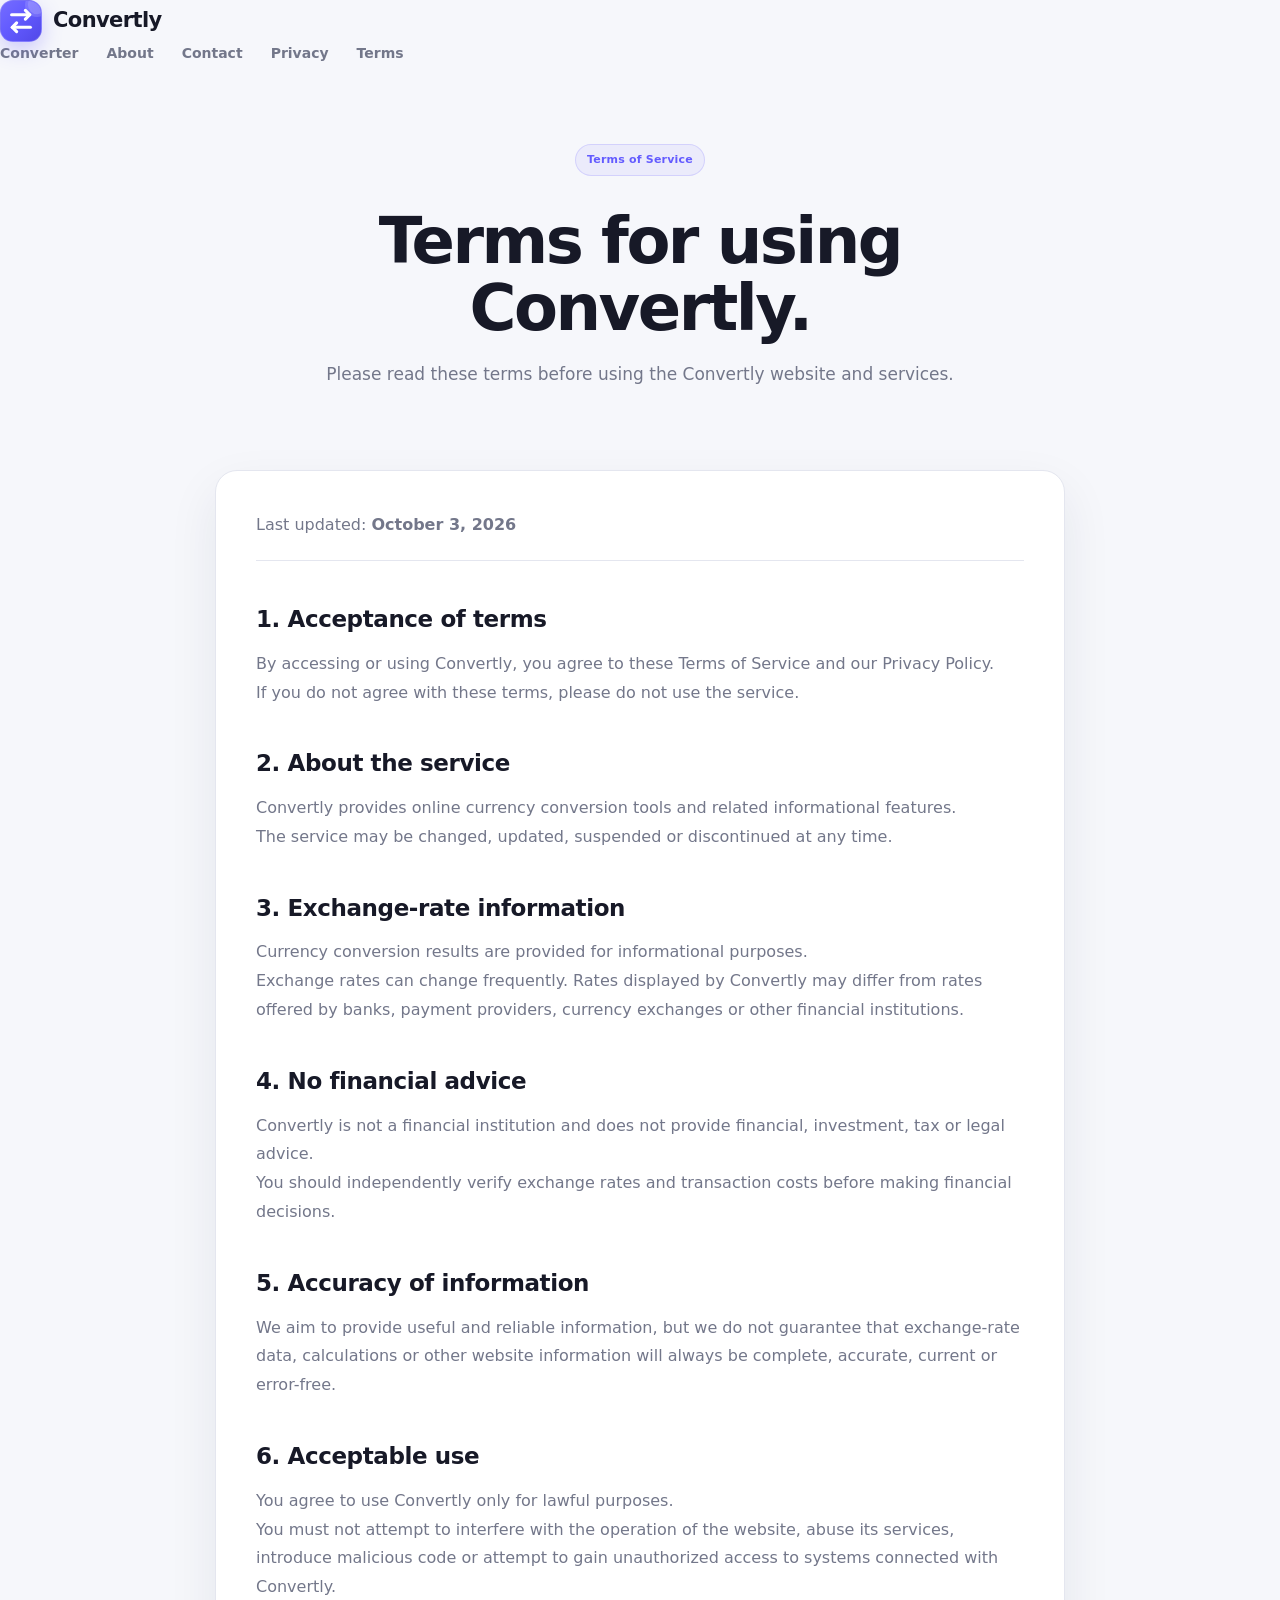
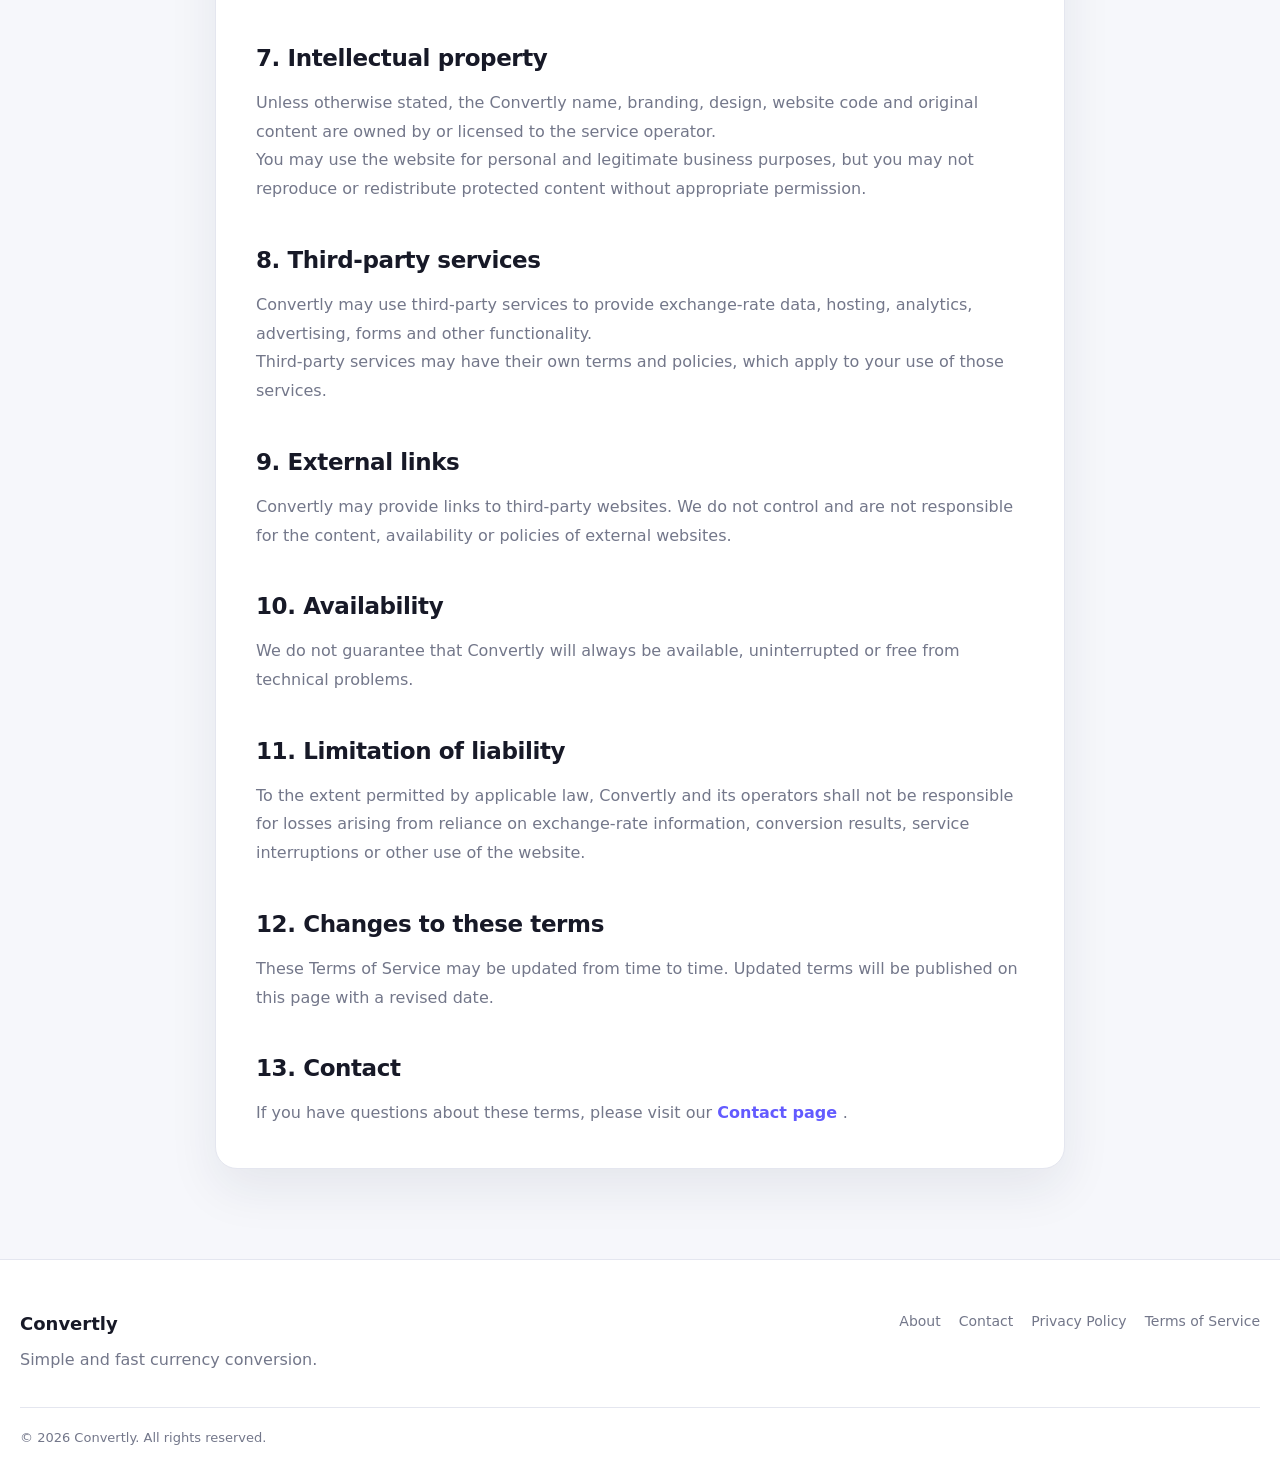
<file: terms.html>
<!DOCTYPE html>
<html lang="en">
<head>
    <meta charset="UTF-8">

    <meta
        name="viewport"
        content="width=device-width, initial-scale=1.0"
    >

    <meta
        name="description"
        content="Read the Convertly Terms of Service governing use of the Convertly currency conversion website."
    >

    <meta
        name="theme-color"
        content="#635bff"
    >

    <meta
        name="color-scheme"
        content="light dark"
    >

    <title>Terms of Service | Convertly</title>

    <link
        rel="icon"
        type="image/svg+xml"
        href="logo.svg"
    >

    <link
        rel="stylesheet"
        href="style.css"
    >
    <!-- Google tag (gtag.js) -->
<script async src="https://www.googletagmanager.com/gtag/js?id=G-N41B40BS9C"></script>
<script>
  window.dataLayer = window.dataLayer || [];
  function gtag(){dataLayer.push(arguments);}
  gtag('js', new Date());

  gtag('config', 'G-N41B40BS9C');
</script>
</head>

<body>

<header class="site-header">

    <div class="container header-inner">

        <a
            href="index.html"
            class="brand"
            aria-label="Convertly home"
        >

            <span
                class="brand-icon"
                aria-hidden="true"
            >
                <img src="logo.svg" alt="">
            </span>

            <span>Convertly</span>

        </a>


        <nav
            class="nav-links"
            aria-label="Main navigation"
        >

            <a href="index.html">
                Converter
            </a>

            <a href="about.html">
                About
            </a>

            <a href="contact.html">
                Contact
            </a>

            <a href="privacy.html">
                Privacy
            </a>

            <a
                href="terms.html"
                aria-current="page"
            >
                Terms
            </a>

        </nav>

    </div>

</header>


<main class="info-page">

    <section class="info-hero">

        <div class="container">

            <span class="hero-badge">
                Terms of Service
            </span>

            <h1>
                Terms for using Convertly.
            </h1>

            <p>
                Please read these terms before using the Convertly
                website and services.
            </p>

        </div>

    </section>


    <section class="info-section">

        <div class="container">

            <article class="legal-content">

                <p class="legal-updated">
                    Last updated:
                    <strong>October 3, 2026</strong>
                </p>


                <h2>1. Acceptance of terms</h2>

                <p>
                    By accessing or using Convertly, you agree to these
                    Terms of Service and our Privacy Policy.
                </p>

                <p>
                    If you do not agree with these terms, please do not
                    use the service.
                </p>


                <h2>2. About the service</h2>

                <p>
                    Convertly provides online currency conversion tools
                    and related informational features.
                </p>

                <p>
                    The service may be changed, updated, suspended or
                    discontinued at any time.
                </p>


                <h2>3. Exchange-rate information</h2>

                <p>
                    Currency conversion results are provided for
                    informational purposes.
                </p>

                <p>
                    Exchange rates can change frequently. Rates displayed
                    by Convertly may differ from rates offered by banks,
                    payment providers, currency exchanges or other
                    financial institutions.
                </p>


                <h2>4. No financial advice</h2>

                <p>
                    Convertly is not a financial institution and does not
                    provide financial, investment, tax or legal advice.
                </p>

                <p>
                    You should independently verify exchange rates and
                    transaction costs before making financial decisions.
                </p>


                <h2>5. Accuracy of information</h2>

                <p>
                    We aim to provide useful and reliable information,
                    but we do not guarantee that exchange-rate data,
                    calculations or other website information will always
                    be complete, accurate, current or error-free.
                </p>


                <h2>6. Acceptable use</h2>

                <p>
                    You agree to use Convertly only for lawful purposes.
                </p>

                <p>
                    You must not attempt to interfere with the operation
                    of the website, abuse its services, introduce
                    malicious code or attempt to gain unauthorized access
                    to systems connected with Convertly.
                </p>


                <h2>7. Intellectual property</h2>

                <p>
                    Unless otherwise stated, the Convertly name,
                    branding, design, website code and original content
                    are owned by or licensed to the service operator.
                </p>

                <p>
                    You may use the website for personal and legitimate
                    business purposes, but you may not reproduce or
                    redistribute protected content without appropriate
                    permission.
                </p>


                <h2>8. Third-party services</h2>

                <p>
                    Convertly may use third-party services to provide
                    exchange-rate data, hosting, analytics, advertising,
                    forms and other functionality.
                </p>

                <p>
                    Third-party services may have their own terms and
                    policies, which apply to your use of those services.
                </p>


                <h2>9. External links</h2>

                <p>
                    Convertly may provide links to third-party websites.
                    We do not control and are not responsible for the
                    content, availability or policies of external websites.
                </p>


                <h2>10. Availability</h2>

                <p>
                    We do not guarantee that Convertly will always be
                    available, uninterrupted or free from technical
                    problems.
                </p>


                <h2>11. Limitation of liability</h2>

                <p>
                    To the extent permitted by applicable law, Convertly
                    and its operators shall not be responsible for losses
                    arising from reliance on exchange-rate information,
                    conversion results, service interruptions or other
                    use of the website.
                </p>


                <h2>12. Changes to these terms</h2>

                <p>
                    These Terms of Service may be updated from time to
                    time. Updated terms will be published on this page
                    with a revised date.
                </p>


                <h2>13. Contact</h2>

                <p>
                    If you have questions about these terms, please visit
                    our
                    <a href="contact.html">
                        Contact page
                    </a>.
                </p>

            </article>

        </div>

    </section>

</main>


<footer class="site-footer">

    <div class="container">

        <div class="footer-inner">

            <div>

                <strong>Convertly</strong>

                <p>
                    Simple and fast currency conversion.
                </p>

            </div>


            <nav
                class="footer-links"
                aria-label="Footer navigation"
            >

                <a href="about.html">
                    About
                </a>

                <a href="contact.html">
                    Contact
                </a>

                <a href="privacy.html">
                    Privacy Policy
                </a>

                <a href="terms.html">
                    Terms of Service
                </a>

            </nav>

        </div>


        <div class="footer-bottom">

            © <span class="current-year"></span>
            Convertly. All rights reserved.

        </div>

    </div>

</footer>


<script>
    document.querySelectorAll(".current-year").forEach(
        element => {
            element.textContent = new Date().getFullYear();
        }
    );
</script>

</body>
</html>
</file>
<file: style.css>
/* =========================================================
   CONVERTLY V2
   MAIN STYLES
========================================================= */

:root {

    --primary: #635bff;
    --primary-dark: #5148e8;

    --background: #f6f7fb;
    --surface: #ffffff;
    --surface-2: #f1f3f9;

    --text: #171927;
    --muted: #73778a;

    --border: #e4e6ef;

    --success: #159957;
    --danger: #dc3545;

    --shadow:
        0 20px 50px rgba(31, 35, 58, 0.08);

    --radius: 22px;

    --max-width: 1180px;
}

/* =========================================================
   CONVERTLY V2
   MAIN STYLES
========================================================= */

:root {
    --primary: #635bff;
    --primary-dark: #5148e8;

    --background: #f6f7fb;
    --surface: #ffffff;
    --surface-2: #f1f3f9;

    --text: #171927;
    --muted: #73778a;
    --border: #e4e6ef;

    --success: #159957;
    --danger: #dc3545;

    --shadow:
        0 20px 50px rgba(31, 35, 58, 0.08);

    --radius: 22px;
    --max-width: 1180px;
}


/* =========================================================
   DARK MODE COLORS
========================================================= */

body.dark {
    --background: #0d0f17;
    --surface: #151823;
    --surface-2: #1d2130;

    --text: #f5f7ff;
    --muted: #a5a9bb;
    --border: #2b3040;

    --success: #32d583;
    --danger: #ff5c6c;

    --shadow:
        0 20px 60px rgba(0, 0, 0, 0.35);
}
/* =========================================================
   THEME TOGGLE
========================================================= */

.icon-button {
    width: 42px;
    height: 42px;
    display: grid;
    place-items: center;

    border: 1px solid var(--border);
    border-radius: 12px;

    background: var(--surface);
    color: var(--text);

    cursor: pointer;

    transition:
        background .2s ease,
        border-color .2s ease,
        color .2s ease,
        transform .2s ease;
}

.icon-button:hover {
    background: var(--surface-2);
    border-color: var(--primary);
    color: var(--primary);
    transform: translateY(-1px);
}

.theme-icon {
    width: 19px;
    height: 19px;

    fill: none;
    stroke: currentColor;
    stroke-width: 2;
    stroke-linecap: round;
    stroke-linejoin: round;
}


/* LIGHT MODE */

.theme-moon {
    display: none;
}

.theme-sun {
    display: block;
}


/* DARK MODE */

body.dark .theme-sun {
    display: none;
}

body.dark .theme-moon {
    display: block;
}


@media (max-width: 650px) {

    .icon-button {
        width: 38px;
        height: 38px;
        border-radius: 11px;
    }

    .theme-icon {
        width: 18px;
        height: 18px;
    }

}


/* =========================================================
   RESET
========================================================= */

* {
    box-sizing: border-box;
    margin: 0;
    padding: 0;
}


html {
    scroll-behavior: smooth;
}


body {

    font-family:
        Inter,
        ui-sans-serif,
        system-ui,
        -apple-system,
        BlinkMacSystemFont,
        "Segoe UI",
        sans-serif;

    background: var(--background);

    color: var(--text);

    line-height: 1.6;

    transition:
        background 0.25s ease,
        color 0.25s ease;
}


button,
input,
select {
    font: inherit;
}


button {
    cursor: pointer;
}


a {
    color: inherit;
    text-decoration: none;
}


/* =========================================================
   NAVBAR
========================================================= */

.navbar {

    position: sticky;

    top: 0;

    z-index: 100;

    background:
        color-mix(
            in srgb,
            var(--surface) 92%,
            transparent
        );

    backdrop-filter: blur(18px);

    border-bottom:
        1px solid var(--border);
}


.nav-container {

    width: min(
        calc(100% - 40px),
        var(--max-width)
    );

    min-height: 74px;

    margin: auto;

    display: flex;

    align-items: center;

    justify-content: space-between;

    gap: 25px;
}


.brand {

    display: flex;

    align-items: center;

    gap: 10px;

    font-size: 21px;

    font-weight: 800;

    letter-spacing: -0.5px;
}


.brand-icon {

    width: 38px;

    height: 38px;

    display: grid;

    place-items: center;

    background: var(--primary);

    border-radius: 12px;

    color: white;
}


.nav-links {

    display: flex;

    gap: 28px;

    margin-left: auto;

    margin-right: 10px;
}


.nav-links a {

    color: var(--muted);

    font-weight: 600;

    font-size: 14px;

    transition: 0.2s ease;
}


.nav-links a:hover {
    color: var(--primary);
}


.nav-actions {

    display: flex;

    align-items: center;

    gap: 10px;
}


.icon-button,
.install-btn,
.secondary-button,
.small-button {

    border: 1px solid var(--border);

    background: var(--surface);

    color: var(--text);

    border-radius: 12px;

    transition: 0.2s ease;
}


.icon-button {

    width: 42px;

    height: 42px;

    display: grid;

    place-items: center;
}


.install-btn {

    padding: 10px 14px;

    font-weight: 700;
}


.icon-button:hover,
.install-btn:hover,
.secondary-button:hover,
.small-button:hover {

    border-color: var(--primary);

    color: var(--primary);

    transform: translateY(-1px);
}


/* =====================================================
   COOL COMPACT HERO
===================================================== */

.hero {
    position: relative;

    padding: 58px 20px 45px;

    overflow: hidden;

    text-align: center;

    background:
        radial-gradient(
            circle at 50% 0%,
            rgba(99, 91, 255, 0.14),
            transparent 55%
        );
}


/* subtle background glow */

.hero::before {
    content: "";

    position: absolute;

    width: 260px;
    height: 260px;

    top: -150px;
    left: 50%;

    transform: translateX(-50%);

    background: #635bff;

    opacity: 0.08;

    filter: blur(70px);

    border-radius: 50%;

    pointer-events: none;
}


.hero-content {
    position: relative;

    max-width: 680px;

    margin: auto;
}


/* BADGE */

.hero-badge {
    display: inline-flex;

    align-items: center;

    padding: 6px 11px;

    margin-bottom: 14px;

    border: 1px solid
        rgba(99, 91, 255, 0.18);

    border-radius: 999px;

    background:
        rgba(99, 91, 255, 0.07);

    color: var(--primary);

    font-size: 11px;

    font-weight: 700;

    letter-spacing: 0.2px;
}


/* TITLE */

.hero h1 {
    margin: 0;

    font-size: clamp(
        34px,
        5vw,
        54px
    );

    line-height: 1;

    letter-spacing: -2.5px;

    font-weight: 850;

    color: var(--text);
}


.hero h1 span {
    display: inline;

    color: var(--primary);
}


/* DESCRIPTION */

.hero p {
    max-width: 450px;

    margin: 14px auto 0;

    color: var(--muted);

    font-size: 14px;

    line-height: 1.6;
}


/* ACTIONS */

.hero-actions {
    display: flex;

    justify-content: center;

    align-items: center;

    gap: 14px;

    margin-top: 22px;
}


.hero-button {
    display: inline-flex;

    align-items: center;

    justify-content: center;

    padding: 10px 17px;

    border-radius: 10px;

    background: var(--primary);

    color: white;

    text-decoration: none;

    font-size: 13px;

    font-weight: 700;

    box-shadow:
        0 7px 20px
        rgba(99, 91, 255, 0.22);

    transition: 0.2s ease;
}


.hero-button:hover {
    transform: translateY(-2px);

    box-shadow:
        0 10px 25px
        rgba(99, 91, 255, 0.3);
}


.hero-link {
    color: var(--muted);

    text-decoration: none;

    font-size: 13px;

    font-weight: 600;

    transition: 0.2s ease;
}


.hero-link:hover {
    color: var(--primary);
}


/* =====================================================
   MOBILE
===================================================== */

@media (max-width: 650px) {

    .hero {
        padding: 40px 16px 32px;
    }


    .hero-badge {
        font-size: 10px;

        padding: 5px 9px;

        margin-bottom: 12px;
    }


    .hero h1 {
        font-size: 38px;

        letter-spacing: -1.8px;
    }


    .hero p {
        margin-top: 11px;

        font-size: 13px;
    }


    .hero-actions {
        margin-top: 18px;

        gap: 11px;
    }


    .hero-button {
        padding: 9px 14px;

        font-size: 12px;
    }


    .hero-link {
        font-size: 12px;
    }

}
/* =========================================================
   SECTIONS
========================================================= */

.section {

    width: min(
        calc(100% - 40px),
        var(--max-width)
    );

    margin:
        0 auto
        80px;
}


.section-heading {

    display: flex;

    align-items: flex-end;

    justify-content: space-between;

    gap: 30px;

    margin-bottom: 25px;
}


.section-heading.centered {

    display: block;

    text-align: center;
}


.section-label {

    display: block;

    color: var(--primary);

    font-size: 12px;

    font-weight: 900;

    letter-spacing: 1.8px;

    margin-bottom: 8px;
}


.section-heading h2 {

    font-size: 34px;

    line-height: 1.15;

    letter-spacing: -1.2px;

    margin-bottom: 8px;
}


.section-heading p {

    color: var(--muted);

    font-size: 15px;
}


/* =========================================================
   BUTTONS
========================================================= */

.primary-button {

    width: 100%;

    border: 0;

    padding: 16px 20px;

    border-radius: 15px;

    background: var(--primary);

    color: white;

    font-weight: 800;

    margin-top: 25px;

    transition: 0.2s ease;
}


.primary-button:hover {

    background: var(--primary-dark);

    transform: translateY(-1px);
}


.secondary-button {

    padding: 11px 16px;

    font-weight: 700;
}


.small-button {

    padding: 9px 14px;

    font-size: 13px;

    font-weight: 700;
}


/* =========================================================
   STATUS
========================================================= */

.status {

    padding: 10px 14px;

    border-radius: 12px;

    background: var(--surface-2);

    color: var(--muted);

    font-size: 13px;

    margin-bottom: 22px;

    text-align: center;
}


.status.success {

    color: var(--success);

    background:
        rgba(21, 153, 87, 0.1);
}


.status.error {

    color: var(--danger);

    background:
        rgba(220, 53, 69, 0.1);
}


/* =========================================================
   CONVERTER
========================================================= */

.converter-card {

    max-width: 900px;

    margin: auto;

    background: var(--surface);

    border:
        1px solid var(--border);

    border-radius: var(--radius);

    padding: 30px;

    box-shadow: var(--shadow);
}


.input-group {

    margin-bottom: 24px;
}


.input-group label,
.currency-box label,
.comparison-toolbar label {

    display: block;

    color: var(--muted);

    font-size: 13px;

    font-weight: 700;

    margin-bottom: 8px;
}


input,
select {

    width: 100%;

    min-height: 52px;

    padding: 0 15px;

    border:
        1px solid var(--border);

    border-radius: 14px;

    outline: none;

    background: var(--surface);

    color: var(--text);

    transition: 0.2s ease;
}


input:focus,
select:focus {

    border-color: var(--primary);

    box-shadow:
        0 0 0 4px
        rgba(99, 91, 255, 0.1);
}


.currency-row {

    display: grid;

    grid-template-columns:
        1fr
        58px
        1fr;

    align-items: end;

    gap: 15px;
}


.currency-select {

    position: relative;
}


.currency-select select {

    padding-left: 50px;

    appearance: auto;
}


.currency-flag {

    position: absolute;

    z-index: 2;

    left: 15px;

    top: 50%;

    transform: translateY(-50%);

    font-size: 22px;

    pointer-events: none;
}


.swap-button {

    width: 48px;

    height: 48px;

    margin-bottom: 2px;

    border:
        1px solid var(--border);

    background: var(--surface);

    color: var(--primary);

    border-radius: 50%;

    font-size: 23px;

    font-weight: 900;

    transition: 0.25s ease;
}


.swap-button:hover {

    transform: rotate(180deg);

    background: var(--primary);

    color: white;
}


/* =========================================================
   RESULT
========================================================= */

.result-card {

    margin-top: 28px;

    padding: 30px;

    text-align: center;

    background: var(--surface-2);

    border-radius: 18px;
}


.result-card span:first-child {

    display: block;

    color: var(--muted);

    font-size: 14px;

    margin-bottom: 7px;
}


.result-card strong {

    display: block;

    font-size:
        clamp(30px, 6vw, 48px);

    line-height: 1.1;

    color: var(--primary);

    word-break: break-word;
}


.rate-text {

    display: block;

    color: var(--text);

    font-weight: 700;

    margin-top: 8px;
}


.result-card small {

    display: block;

    color: var(--muted);

    margin-top: 7px;
}


.result-actions {

    display: flex;

    justify-content: center;

    gap: 10px;

    margin-top: 14px;
}


/* =========================================================
   COMPARISON
========================================================= */

.comparison-card {

    background: var(--surface);

    border:
        1px solid var(--border);

    border-radius: var(--radius);

    padding: 25px;

    box-shadow: var(--shadow);
}


.comparison-toolbar {

    display: grid;

    grid-template-columns: 1fr 220px;

    gap: 20px;

    margin-bottom: 25px;
}


.comparison-grid {

    display: grid;

    grid-template-columns:
        repeat(3, 1fr);

    gap: 15px;
}


.comparison-item {

    padding: 20px;

    background: var(--surface-2);

    border-radius: 16px;

    border:
        1px solid transparent;

    transition: 0.2s ease;
}


.comparison-item:hover {

    border-color: var(--primary);

    transform: translateY(-2px);
}


.comparison-top {

    display: flex;

    align-items: center;

    gap: 10px;

    margin-bottom: 15px;
}


.comparison-flag {

    font-size: 25px;
}


.comparison-name {

    font-weight: 800;

    font-size: 14px;
}


.comparison-code {

    color: var(--muted);

    font-size: 12px;
}


.comparison-value {

    font-size: 20px;

    font-weight: 900;
}


.comparison-rate {

    color: var(--muted);

    font-size: 12px;

    margin-top: 3px;
}


.loading-card {

    padding: 30px;

    background: var(--surface-2);

    border-radius: 16px;

    color: var(--muted);

    text-align: center;
}


/* =========================================================
   QUICK RATES
========================================================= */

.quick-rates-grid {

    display: grid;

    grid-template-columns:
        repeat(3, 1fr);

    gap: 15px;
}


.rate-card {

    background: var(--surface);

    border:
        1px solid var(--border);

    border-radius: 18px;

    padding: 20px;

    transition: 0.2s ease;
}


.rate-card:hover {

    transform: translateY(-3px);

    box-shadow: var(--shadow);
}


.rate-card-header {

    display: flex;

    align-items: center;

    gap: 10px;

    margin-bottom: 15px;
}


.rate-card-flag {

    font-size: 26px;
}


.rate-card-name {

    font-weight: 800;
}


.rate-card-code {

    color: var(--muted);

    font-size: 12px;
}


.rate-card-value {

    font-size: 20px;

    font-weight: 900;
}


.rate-card-date {

    color: var(--muted);

    font-size: 12px;

    margin-top: 5px;
}


/* =========================================================
   FEATURES
========================================================= */

.features-grid {

    display: grid;

    grid-template-columns:
        repeat(3, 1fr);

    gap: 18px;

    margin-top: 30px;
}


.feature-card {

    padding: 28px;

    background: var(--surface);

    border:
        1px solid var(--border);

    border-radius: 18px;

    transition: 0.2s ease;
}


.feature-card:hover {

    transform: translateY(-3px);

    box-shadow: var(--shadow);
}


.feature-card > span {

    font-size: 32px;

    display: block;

    margin-bottom: 16px;
}


.feature-card h3 {

    margin-bottom: 7px;

    font-size: 18px;
}


.feature-card p {

    color: var(--muted);

    font-size: 14px;
}


/* =========================================================
   FOOTER
========================================================= */

.footer {

    border-top:
        1px solid var(--border);

    padding: 35px 20px;

    background: var(--surface);
}


.footer-content {

    width: min(
        100%,
        var(--max-width)
    );

    margin: auto;

    display: flex;

    justify-content: space-between;

    gap: 20px;
}


.footer p {

    color: var(--muted);

    font-size: 13px;

    margin-top: 5px;
}


.footer-right {

    display: flex;

    align-items: center;

    gap: 20px;

    color: var(--muted);

    font-size: 13px;
}


/* =========================================================
   RESPONSIVE
========================================================= */

@media (max-width: 850px) {

    .nav-links {
        display: none;
    }

    .comparison-grid,
    .quick-rates-grid,
    .features-grid {

        grid-template-columns:
            repeat(2, 1fr);
    }

    .comparison-toolbar {

        grid-template-columns:
            1fr;
    }

}


@media (max-width: 650px) {

    .nav-container {

        width:
            calc(100% - 25px);

        min-height: 65px;
    }


    .brand {

        font-size: 18px;
    }


    .install-btn {

        padding:
            9px 10px;

        font-size: 12px;
    }


    .hero {

        padding:
            70px 15px
            50px;
    }


    .hero h1 {

        letter-spacing:
            -2.5px;
    }


    .section {

        width:
            calc(100% - 25px);

        margin-bottom:
            60px;
    }


    .section-heading {

        align-items: flex-start;

        flex-direction: column;
    }


    .converter-card,
    .comparison-card {

        padding: 18px;
    }


    .currency-row {

        grid-template-columns:
            1fr;
    }


    .swap-button {

        margin:
            -2px auto;

        transform:
            rotate(90deg);
    }


    .swap-button:hover {

        transform:
            rotate(270deg);
    }


    .comparison-grid,
    .quick-rates-grid,
    .features-grid {

        grid-template-columns:
            1fr;
    }


    .footer-content {

        flex-direction: column;
    }


    .footer-right {

        flex-direction: column;

        align-items: flex-start;

        gap: 5px;
    }

}
/* =========================================================
   MONEY COMPARISON EXPANDABLE MENU
========================================================= */

.comparison-select-wrapper {
    position: relative;
}


.comparison-menu-button {

    width: 100%;

    min-height: 58px;

    padding: 8px 15px;

    display: flex;

    align-items: center;

    gap: 12px;

    border: 1px solid var(--border);

    border-radius: 14px;

    background: var(--surface);

    color: var(--text);

    cursor: pointer;

    text-align: left;

    transition: 0.2s ease;
}


.comparison-menu-button:hover,
.comparison-menu-button.active {

    border-color: var(--primary);

    box-shadow:
        0 0 0 4px
        rgba(99, 91, 255, 0.08);
}


.comparison-menu-button > span:first-child {

    font-size: 25px;

    flex-shrink: 0;
}


.comparison-menu-button > span:nth-child(2) {

    flex: 1;

    display: flex;

    flex-direction: column;
}


.comparison-menu-button strong {

    font-size: 14px;

    line-height: 1.3;
}


.comparison-menu-button small {

    color: var(--muted);

    font-size: 12px;

    margin-top: 2px;
}


.menu-arrow {

    color: var(--muted);

    font-size: 12px;

    transition: transform 0.2s ease;
}


.comparison-menu-button.active .menu-arrow {

    transform: rotate(180deg);

    color: var(--primary);
}


/* MENU */

.comparison-menu {

    position: absolute;

    z-index: 50;

    top: calc(100% + 8px);

    left: 0;

    width: 100%;

    max-height: 390px;

    overflow: hidden;

    background: var(--surface);

    border:
        1px solid var(--border);

    border-radius: 16px;

    box-shadow: var(--shadow);

    animation:
        comparisonMenuIn
        0.15s ease;
}


@keyframes comparisonMenuIn {

    from {
        opacity: 0;
        transform: translateY(-5px);
    }

    to {
        opacity: 1;
        transform: translateY(0);
    }

}


/* SEARCH */

.comparison-search {

    padding: 12px;

    position: sticky;

    top: 0;

    background: var(--surface);

    border-bottom:
        1px solid var(--border);

    z-index: 2;
}


.comparison-search input {

    min-height: 45px;

    padding-left: 14px;

    background: var(--surface-2);
}


/* CURRENCY LIST */

.comparison-currency-list {

    max-height: 320px;

    overflow-y: auto;

    padding: 6px;
}


.comparison-currency-option {

    width: 100%;

    border: 0;

    background: transparent;

    color: var(--text);

    padding: 11px;

    display: flex;

    align-items: center;

    gap: 12px;

    border-radius: 10px;

    cursor: pointer;

    text-align: left;

    transition: 0.15s ease;
}


.comparison-currency-option:hover {

    background: var(--surface-2);

}


.comparison-currency-option.selected {

    background:
        rgba(99, 91, 255, 0.1);

    color: var(--primary);
}


.comparison-option-flag {

    width: 30px;

    font-size: 22px;

    text-align: center;
}


.comparison-option-info {

    flex: 1;

    display: flex;

    flex-direction: column;
}


.comparison-option-name {

    font-size: 13px;

    font-weight: 700;
}


.comparison-option-code {

    color: var(--muted);

    font-size: 11px;
}


.comparison-option-check {

    font-weight: 900;

    color: var(--primary);
}


.comparison-no-results {

    padding: 25px;

    text-align: center;

    color: var(--muted);

    font-size: 13px;
}


/* MOBILE */

@media (max-width: 650px) {

    .comparison-menu {

        position: fixed;

        left: 12px;

        right: 12px;

        top: 120px;

        width: auto;

        max-height: 65vh;
    }

}
.icon {
    width: 18px;
    height: 18px;
    display: block;
    fill: none;
    stroke: currentColor;
    stroke-width: 2;
    stroke-linecap: round;
    stroke-linejoin: round;
    flex-shrink: 0;
}

.brand-icon {
    display: grid;
    place-items: center;
}

.brand-icon .icon {
    width: 17px;
    height: 17px;
}

.install-btn,
.secondary-button,
.primary-button,
.small-button,
.hero-button,
.icon-button,
.swap-button {
    display: inline-flex;
    align-items: center;
    justify-content: center;
    gap: 7px;
}

.feature-icon {
    width: 44px;
    height: 44px;
    display: grid;
    place-items: center;
    border-radius: 12px;
}

.feature-icon .icon {
    width: 22px;
    height: 22px;
}

.status-dot {
    width: 8px;
    height: 8px;
    display: inline-block;
    border-radius: 50%;
    background: #22c55e;
}
/* =========================================================
   CONVERTLY TOP LOGO
========================================================= */

.brand {
    display: flex;
    align-items: center;
    gap: 11px;

    font-size: 21px;
    font-weight: 850;
    letter-spacing: -0.6px;
}

.brand-icon {
    width: 42px;
    height: 42px;

    display: grid;
    place-items: center;

    position: relative;
    overflow: hidden;

    border-radius: 13px;

    background:
        linear-gradient(
            135deg,
            #756cff 0%,
            #635bff 45%,
            #5148e8 100%
        );

    color: #ffffff;

    box-shadow:
        0 8px 20px
        rgba(99, 91, 255, 0.28);

    border:
        1px solid
        rgba(255, 255, 255, 0.18);
}

.brand-icon::before {
    content: "";

    position: absolute;

    width: 24px;
    height: 24px;

    top: -8px;
    right: -8px;

    border-radius: 50%;

    background:
        rgba(255, 255, 255, 0.14);
}

.brand-icon .icon {
    position: relative;
    z-index: 2;

    width: 21px;
    height: 21px;

    stroke-width: 2.3;
}

.brand > span:last-child {
    color: var(--text);
}

@media (max-width: 650px) {

    .brand {
        font-size: 18px;
        gap: 9px;
    }

    .brand-icon {
        width: 38px;
        height: 38px;
        border-radius: 11px;
    }

    .brand-icon .icon {
        width: 19px;
        height: 19px;
    }
}
/* =========================================================
   INFORMATION / LEGAL PAGES
========================================================= */

.info-page {
    min-height: 100vh;
    background: var(--background);
}

.info-hero {
    padding: 80px 20px 55px;
    text-align: center;
}

.info-hero .container {
    max-width: 900px;
    margin: 0 auto;
}

.info-hero h1 {
    max-width: 850px;
    margin: 18px auto;
    font-size: clamp(38px, 6vw, 64px);
    line-height: 1.05;
    letter-spacing: -2.5px;
}

.info-hero p {
    max-width: 680px;
    margin: 0 auto;
    color: var(--muted);
    font-size: 17px;
    line-height: 1.75;
}

.info-section {
    padding: 25px 20px 90px;
}

.info-content {
    max-width: 900px;
    margin: 0 auto;
    display: grid;
    gap: 20px;
}

.info-card {
    background: var(--surface);
    border: 1px solid var(--border);
    border-radius: var(--radius);
    padding: 32px;
    box-shadow: var(--shadow);
}

.info-card h2 {
    margin: 0 0 14px;
    font-size: 23px;
    letter-spacing: -0.4px;
}

.info-card p {
    color: var(--muted);
    line-height: 1.75;
}

.info-card p:last-child {
    margin-bottom: 0;
}


/* =========================================================
   CONTACT
========================================================= */

.contact-layout {
    max-width: 1050px;
    margin: 0 auto;
    display: grid;
    grid-template-columns: 0.85fr 1.15fr;
    gap: 22px;
}

.contact-detail {
    display: flex;
    align-items: flex-start;
    gap: 13px;
    padding: 17px 0;
    border-bottom: 1px solid var(--border);
}

.contact-detail:last-child {
    border-bottom: 0;
}

.contact-detail-icon {
    width: 42px;
    height: 42px;
    flex: 0 0 42px;
    display: grid;
    place-items: center;
    border-radius: 12px;
    background: rgba(99, 91, 255, 0.1);
    color: var(--primary);
}

.contact-detail-icon svg {
    width: 20px;
    height: 20px;
    fill: none;
    stroke: currentColor;
    stroke-width: 2;
    stroke-linecap: round;
    stroke-linejoin: round;
}

.contact-detail strong {
    display: block;
    margin-bottom: 5px;
}

.contact-detail span,
.contact-detail a {
    color: var(--muted);
    line-height: 1.6;
}

.contact-detail a {
    color: var(--primary);
    text-decoration: none;
}

.contact-detail a:hover {
    text-decoration: underline;
}

.form-group {
    margin-bottom: 18px;
}

.form-group label {
    display: block;
    margin-bottom: 8px;
    font-weight: 700;
}

.form-group input,
.form-group textarea {
    width: 100%;
    box-sizing: border-box;
    border: 1px solid var(--border);
    border-radius: 13px;
    background: var(--surface-2);
    color: var(--text);
    padding: 14px 15px;
    font: inherit;
    outline: none;
    transition:
        border-color .2s,
        box-shadow .2s;
}

.form-group input::placeholder,
.form-group textarea::placeholder {
    color: var(--muted);
}

.form-group input:focus,
.form-group textarea:focus {
    border-color: var(--primary);
    box-shadow:
        0 0 0 3px rgba(99, 91, 255, 0.12);
}

.form-group textarea {
    min-height: 160px;
    resize: vertical;
}

.hero-button {
    display: inline-flex;
    align-items: center;
    justify-content: center;
    gap: 8px;
    border: 0;
    border-radius: 12px;
    padding: 13px 20px;
    background: var(--primary);
    color: #fff;
    text-decoration: none;
    font: inherit;
    font-weight: 700;
    cursor: pointer;
    transition:
        background .2s,
        transform .2s;
}

.hero-button:hover {
    background: var(--primary-dark);
    color: #fff;
    transform: translateY(-1px);
}


/* =========================================================
   LEGAL PAGES
========================================================= */

.legal-content {
    width: min(850px, 100%);
    margin: 0 auto;
    padding: 40px;
    background: var(--surface);
    border: 1px solid var(--border);
    border-radius: var(--radius);
    box-shadow: var(--shadow);
}

.legal-updated {
    margin: 0 0 40px;
    padding-bottom: 20px;
    border-bottom: 1px solid var(--border);
    color: var(--muted);
}

.legal-content h2 {
    margin-top: 38px;
    margin-bottom: 12px;
    font-size: 23px;
    letter-spacing: -0.4px;
}

.legal-content h2:first-of-type {
    margin-top: 0;
}

.legal-content p {
    color: var(--muted);
    line-height: 1.8;
}

.legal-content a {
    color: var(--primary);
    font-weight: 650;
    text-decoration: none;
}

.legal-content a:hover {
    text-decoration: underline;
}


/* =========================================================
   FOOTER
========================================================= */

.site-footer {
    padding: 50px 20px 25px;
    border-top: 1px solid var(--border);
    background: var(--surface);
}

.footer-inner {
    display: flex;
    align-items: flex-start;
    justify-content: space-between;
    gap: 30px;
}

.footer-inner strong {
    font-size: 18px;
}

.footer-inner p {
    margin: 8px 0 0;
    color: var(--muted);
}

.footer-links {
    display: flex;
    flex-wrap: wrap;
    gap: 18px;
}

.footer-links a {
    color: var(--muted);
    text-decoration: none;
    font-size: 14px;
}

.footer-links a:hover {
    color: var(--primary);
}

.footer-bottom {
    margin-top: 35px;
    padding-top: 20px;
    border-top: 1px solid var(--border);
    color: var(--muted);
    font-size: 13px;
}


/* =========================================================
   MOBILE
========================================================= */

@media (max-width: 800px) {

    .contact-layout {
        grid-template-columns: 1fr;
    }

    .info-hero {
        padding-top: 55px;
    }

    .info-hero h1 {
        letter-spacing: -1.7px;
    }

    .legal-content {
        padding: 26px 22px;
    }

    .footer-inner {
        flex-direction: column;
    }

}

@media (max-width: 600px) {

    .info-section {
        padding-left: 14px;
        padding-right: 14px;
    }

    .info-card {
        padding: 23px;
    }

    .info-hero {
        padding-left: 16px;
        padding-right: 16px;
    }

    .footer-links {
        flex-direction: column;
        gap: 11px;
    }

}
/* =========================================
   CURRENCY ASSISTANT
========================================= */

.chat-toggle {
    position: fixed;
    right: 24px;
    bottom: 24px;
    z-index: 9998;

    width: 58px;
    height: 58px;

    display: grid;
    place-items: center;

    border: 0;
    border-radius: 18px;

    background:
        linear-gradient(
            135deg,
            #756cff 0%,
            #635bff 50%,
            #5148e8 100%
        );

    color: #ffffff;
    cursor: pointer;

    box-shadow:
        0 12px 30px rgba(99, 91, 255, 0.35);

    transition:
        transform .2s ease,
        box-shadow .2s ease;
}

.chat-toggle:hover {
    transform: translateY(-3px);
    box-shadow:
        0 16px 36px rgba(99, 91, 255, 0.42);
}

.chat-toggle svg {
    width: 25px;
    height: 25px;

    fill: none;
    stroke: currentColor;
    stroke-width: 1.9;
    stroke-linecap: round;
    stroke-linejoin: round;
}


/* =========================================
   CHAT WINDOW
========================================= */

.chatbot {
    position: fixed;
    right: 24px;
    bottom: 94px;

    z-index: 9999;

    width: min(390px, calc(100vw - 32px));
    height: min(620px, calc(100vh - 120px));

    display: flex;
    flex-direction: column;

    overflow: hidden;

    background: var(--surface);
    border: 1px solid var(--border);
    border-radius: 22px;

    box-shadow:
        0 25px 80px rgba(0, 0, 0, .18);

    opacity: 0;
    visibility: hidden;
    transform:
        translateY(15px)
        scale(.97);

    transform-origin: bottom right;

    transition:
        opacity .2s ease,
        visibility .2s ease,
        transform .2s ease;
}

.chatbot.open {
    opacity: 1;
    visibility: visible;

    transform:
        translateY(0)
        scale(1);
}


/* =========================================
   HEADER
========================================= */

.chat-header {
    min-height: 72px;

    display: flex;
    align-items: center;
    justify-content: space-between;

    padding: 14px 16px;

    background: var(--surface);
    border-bottom: 1px solid var(--border);
}

.chat-header-info {
    display: flex;
    align-items: center;
    gap: 11px;
}

.chat-avatar {
    width: 40px;
    height: 40px;

    display: grid;
    place-items: center;

    border-radius: 12px;

    background:
        linear-gradient(
            135deg,
            #756cff,
            #5148e8
        );

    color: #ffffff;

    font-size: 12px;
    font-weight: 800;
    letter-spacing: .3px;
}

.chat-header-info strong {
    display: block;

    color: var(--text);

    font-size: 14px;
    font-weight: 800;
}

.chat-header-info span {
    display: block;

    margin-top: 2px;

    color: var(--muted);

    font-size: 11px;
}

.chat-close {
    width: 36px;
    height: 36px;

    display: grid;
    place-items: center;

    border: 1px solid var(--border);
    border-radius: 10px;

    background: var(--surface);
    color: var(--muted);

    cursor: pointer;

    transition:
        background .2s ease,
        color .2s ease,
        border-color .2s ease;
}

.chat-close:hover {
    background: var(--surface-2);
    border-color: var(--primary);
    color: var(--text);
}

.chat-close svg {
    width: 17px;
    height: 17px;

    fill: none;
    stroke: currentColor;
    stroke-width: 2;
    stroke-linecap: round;
}


/* =========================================
   MESSAGES
========================================= */

.chat-messages {
    flex: 1;

    overflow-y: auto;

    padding: 18px 14px;

    scroll-behavior: smooth;
}

.chat-message {
    display: flex;
    gap: 9px;

    margin-bottom: 16px;
}

.chat-message.user {
    justify-content: flex-end;
}

.message-avatar {
    width: 30px;
    height: 30px;

    flex: 0 0 30px;

    display: grid;
    place-items: center;

    margin-top: 2px;

    border-radius: 9px;

    background: var(--surface-2);
    color: var(--primary);

    font-size: 9px;
    font-weight: 800;
}

.message-content {
    max-width: 82%;
}

.message-content p {
    margin: 0;

    padding: 11px 13px;

    border-radius: 14px;

    background: var(--surface-2);
    color: var(--text);

    font-size: 13px;
    line-height: 1.55;
}

.chat-message.user .message-content p {
    background: var(--primary);
    color: #ffffff;

    border-bottom-right-radius: 5px;
}

.chat-message.bot .message-content p {
    border-bottom-left-radius: 5px;
}


/* =========================================
   QUICK QUESTIONS
========================================= */

.quick-question-list {
    display: grid;
    gap: 7px;

    margin-top: 10px;
}

.quick-question-list button {
    width: 100%;

    padding: 9px 10px;

    border: 1px solid var(--border);
    border-radius: 9px;

    background: var(--surface);
    color: var(--text);

    text-align: left;

    font-size: 11px;

    cursor: pointer;

    transition:
        background .2s ease,
        border-color .2s ease;
}

.quick-question-list button:hover {
    background: var(--surface-2);
    border-color: var(--primary);
}


/* =========================================
   INPUT
========================================= */

.chat-input-area {
    padding: 11px;

    background: var(--surface);
    border-top: 1px solid var(--border);
}

.chat-form {
    display: flex;
    gap: 8px;
}

.chat-form input {
    min-width: 0;
    flex: 1;

    height: 44px;

    padding: 0 13px;

    border: 1px solid var(--border);
    border-radius: 12px;

    outline: none;

    background: var(--surface-2);
    color: var(--text);

    font-family: inherit;
    font-size: 13px;

    transition:
        border-color .2s ease,
        box-shadow .2s ease;
}

.chat-form input::placeholder {
    color: var(--muted);
}

.chat-form input:focus {
    border-color: var(--primary);

    box-shadow:
        0 0 0 3px
        rgba(99, 91, 255, .10);
}

.chat-form button {
    width: 44px;
    height: 44px;

    flex: 0 0 44px;

    display: grid;
    place-items: center;

    border: 0;
    border-radius: 12px;

    background: var(--primary);
    color: #ffffff;

    cursor: pointer;

    transition:
        transform .2s ease,
        opacity .2s ease;
}

.chat-form button:hover {
    transform: translateY(-1px);
}

.chat-form button:disabled {
    opacity: .5;
    cursor: not-allowed;
}

.chat-form button svg {
    width: 18px;
    height: 18px;

    fill: none;
    stroke: currentColor;
    stroke-width: 1.8;
    stroke-linecap: round;
    stroke-linejoin: round;
}

.chat-powered {
    margin-top: 7px;

    text-align: center;

    color: var(--muted);

    font-size: 9px;
}


/* =========================================
   TYPING INDICATOR
========================================= */

.typing {
    display: flex;
    align-items: center;
    gap: 4px;

    width: fit-content;

    padding: 11px 13px;

    border-radius: 14px;
    border-bottom-left-radius: 5px;

    background: var(--surface-2);
}

.typing span {
    width: 5px;
    height: 5px;

    border-radius: 50%;

    background: var(--muted);

    animation: typingDot 1.2s infinite ease-in-out;
}

.typing span:nth-child(2) {
    animation-delay: .15s;
}

.typing span:nth-child(3) {
    animation-delay: .3s;
}

@keyframes typingDot {
    0%,
    60%,
    100% {
        opacity: .35;
        transform: translateY(0);
    }

    30% {
        opacity: 1;
        transform: translateY(-3px);
    }
}


/* =========================================
   MOBILE
========================================= */

@media (max-width: 650px) {

    .chat-toggle {
        right: 16px;
        bottom: 16px;

        width: 54px;
        height: 54px;

        border-radius: 16px;
    }

    .chatbot {
        right: 10px;
        bottom: 80px;

        width: calc(100vw - 20px);
        height: min(650px, calc(100vh - 100px));

        border-radius: 19px;
    }
}
</file>
